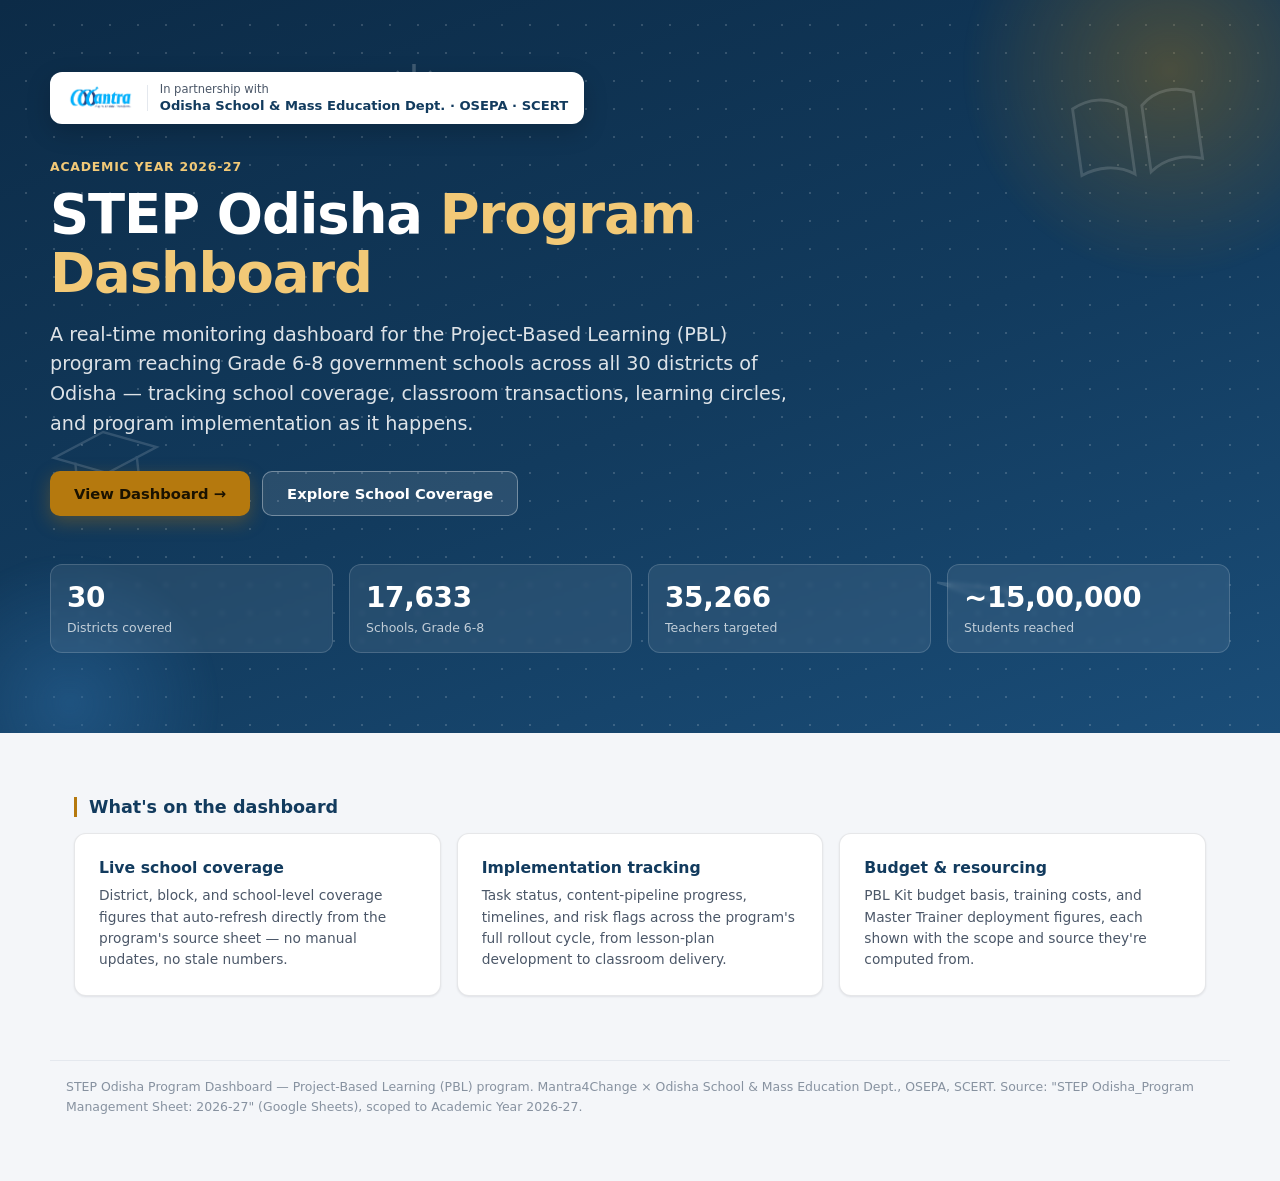
<file: index.html>
<!DOCTYPE html>
<html lang="en">
<head>
<meta charset="UTF-8">
<meta name="viewport" content="width=device-width, initial-scale=1.0">
<title>STEP Odisha — Program Dashboard</title>
<link rel="stylesheet" href="assets/theme.css">
<style>
  /* ---------- Hero ---------- */
  .hero {
    position: relative;
    background: linear-gradient(160deg, #0c2b47 0%, #123b5e 55%, #1a4d78 100%);
    color: #fff;
    overflow: hidden;
    padding: var(--sp-7) var(--sp-4) var(--sp-8);
  }
  @media (min-width: 768px)  { .hero { padding: var(--sp-8) var(--sp-5) 72px; } }
  @media (min-width: 1280px) { .hero { padding: 72px var(--sp-6) 80px; } }

  /* Decorative layer: a soft dot-grid + faint line-art book/pencil motifs.
     Pure CSS/SVG, no photographs — keeps the hero fast and license-free. */
  .hero-bg {
    position: absolute; inset: 0; pointer-events: none; overflow: hidden;
  }
  .hero-bg .dotgrid {
    position: absolute; inset: -10%; opacity: 0.16;
    background-image: radial-gradient(circle, #ffffff 1.4px, transparent 1.4px);
    background-size: 28px 28px;
  }
  .hero-bg .glow {
    position: absolute; border-radius: 50%; filter: blur(2px);
    background: radial-gradient(circle, rgba(181,121,14,0.35), transparent 70%);
  }
  .hero-bg .glow.g1 { width: 420px; height: 420px; top: -140px; right: -100px; }
  .hero-bg .glow.g2 { width: 300px; height: 300px; bottom: -120px; left: -80px;
    background: radial-gradient(circle, rgba(46,109,164,0.45), transparent 70%); }
  .hero-bg svg.motif { position: absolute; opacity: 0.14; stroke: #fff; fill: none; stroke-width: 1.4; }
  .hero-bg svg.motif.book   { width: 130px; top: 12%; right: 6%; transform: rotate(-8deg); }
  .hero-bg svg.motif.pencil { width: 90px; bottom: 18%; right: 20%; transform: rotate(18deg); }
  .hero-bg svg.motif.cap    { width: 110px; top: 58%; left: 4%; transform: rotate(-6deg); }
  .hero-bg svg.motif.spark  { width: 60px; top: 8%; left: 30%; opacity: 0.2; }

  .hero-inner { position: relative; max-width: 1180px; margin: 0 auto; }

  .brand-plate {
    display: inline-flex; align-items: center; gap: var(--sp-3);
    background: #ffffff; border-radius: 12px; padding: 10px 16px;
    box-shadow: 0 8px 24px rgba(0,0,0,0.18);
    margin-bottom: var(--sp-6);
  }
  .brand-plate img { height: 30px; display: block; }
  .brand-plate .divider { width: 1px; height: 26px; background: var(--gridline); }
  .brand-plate .partner-label { font-size: 0.72rem; color: var(--text-secondary); line-height: 1.3; }
  .brand-plate .partner-label b { display: block; color: var(--primary); font-size: 0.82rem; }

  .hero-eyebrow {
    display: inline-block; font-size: 0.78rem; font-weight: 700; letter-spacing: 0.06em;
    text-transform: uppercase; color: #f2c977; margin-bottom: var(--sp-3);
  }
  .hero h1 {
    font-size: clamp(2rem, 1.4rem + 3vw, 3.4rem);
    font-weight: 800; line-height: 1.08; letter-spacing: -0.02em;
    margin: 0 0 var(--sp-4); max-width: 20ch;
  }
  .hero h1 .accent { color: #f2c977; }
  .hero p.hero-sub {
    font-size: clamp(1rem, 0.92rem + 0.4vw, 1.2rem); line-height: 1.55;
    color: rgba(255,255,255,0.86); max-width: 62ch; margin: 0 0 var(--sp-6);
  }
  .hero-ctas { display: flex; flex-wrap: wrap; gap: var(--sp-3); margin-bottom: var(--sp-7); }
  .btn {
    display: inline-flex; align-items: center; gap: 8px; font-size: 0.92rem; font-weight: 700;
    padding: 13px 24px; border-radius: 10px; text-decoration: none; transition: transform 0.15s ease, box-shadow 0.15s ease;
    font-family: inherit;
  }
  .btn:hover { transform: translateY(-1px); }
  .btn-primary { background: var(--accent); color: #1a1200; box-shadow: 0 6px 18px rgba(181,121,14,0.35); }
  .btn-primary:hover { box-shadow: 0 8px 22px rgba(181,121,14,0.45); }
  .btn-ghost { background: rgba(255,255,255,0.10); color: #fff; border: 1px solid rgba(255,255,255,0.35); }
  .btn-ghost:hover { background: rgba(255,255,255,0.16); }

  /* ---------- Stat cards (mirrors dashboard's .tile styling) ---------- */
  .stats { display: grid; grid-template-columns: repeat(2, 1fr); gap: var(--sp-3); position: relative; z-index: 1; }
  @media (min-width: 560px)  { .stats { grid-template-columns: repeat(4, 1fr); gap: var(--sp-4); } }
  .stat-card {
    background: rgba(255,255,255,0.08); border: 1px solid rgba(255,255,255,0.16);
    border-radius: 12px; padding: var(--sp-4); backdrop-filter: blur(2px);
    transition: transform 0.18s ease, background 0.18s ease;
  }
  .stat-card:hover { transform: translateY(-2px); background: rgba(255,255,255,0.12); }
  .stat-card .val { font-size: clamp(1.3rem, 1.1rem + 0.8vw, 1.8rem); font-weight: 800; color: #fff; font-variant-numeric: tabular-nums; letter-spacing: -0.01em; }
  .stat-card .lbl { font-size: 0.78rem; color: rgba(255,255,255,0.72); margin-top: 6px; line-height: 1.35; }

  @media (prefers-reduced-motion: no-preference) {
    .stat-card { opacity: 0; animation: cardIn 0.5s ease forwards; }
    .stat-card:nth-child(1) { animation-delay: 0ms; }
    .stat-card:nth-child(2) { animation-delay: 70ms; }
    .stat-card:nth-child(3) { animation-delay: 140ms; }
    .stat-card:nth-child(4) { animation-delay: 210ms; }
  }
  @keyframes cardIn { from { opacity: 0; transform: translateY(10px); } to { opacity: 1; transform: translateY(0); } }

  /* ---------- Below-the-fold ---------- */
  .wrap { max-width: 1180px; margin: 0 auto; padding: var(--sp-7) var(--sp-4) var(--sp-8); }
  @media (min-width: 768px) { .wrap { padding: var(--sp-8) var(--sp-5) var(--sp-8); } }

  h2.sec-title {
    font-size: 1.1rem; font-weight: 700; margin: 0 0 var(--sp-4);
    padding-left: var(--sp-3); border-left: 3px solid var(--accent); color: var(--primary);
  }
  .grid3 { display: grid; grid-template-columns: 1fr; gap: var(--sp-4); }
  @media (min-width: 700px)  { .grid3 { grid-template-columns: repeat(3, 1fr); } }
  .info-card {
    background: var(--surface-1); border: 1px solid var(--border); border-radius: 12px;
    padding: var(--sp-5); box-shadow: 0 1px 2px rgba(16,24,40,0.04), 0 1px 3px rgba(16,24,40,0.05);
  }
  .info-card .t { font-size: 0.98rem; font-weight: 700; color: var(--primary); margin-bottom: var(--sp-2); }
  .info-card .d { font-size: 0.86rem; color: var(--text-secondary); line-height: 1.55; }

  footer.pagefoot {
    max-width: 1180px; margin: 0 auto; padding: var(--sp-4) var(--sp-4) var(--sp-8);
    color: var(--text-muted); font-size: 0.78rem; line-height: 1.6; border-top: 1px solid var(--gridline);
  }
</style>
</head>
<body>
<div class="viz-root">

  <section class="hero">
    <div class="hero-bg">
      <div class="dotgrid"></div>
      <div class="glow g1"></div>
      <div class="glow g2"></div>
      <svg class="motif book" viewBox="0 0 64 48"><path d="M2 6c8-4 18-4 26 3v33c-8-6-18-6-26-3V6Z"/><path d="M62 6c-8-4-18-4-26 3v33c8-6 18-6 26-3V6Z"/></svg>
      <svg class="motif pencil" viewBox="0 0 64 16"><path d="M2 12 50 2l10 4-10 6H2Z"/><path d="M50 2l6 8"/></svg>
      <svg class="motif cap" viewBox="0 0 64 40"><path d="M32 4 2 16l30 12 30-12L32 4Z"/><path d="M14 20v12c0 4 8 7 18 7s18-3 18-7V20"/></svg>
      <svg class="motif spark" viewBox="0 0 24 24"><path d="M12 2v6M12 16v6M2 12h6M16 12h6M5 5l4 4M15 15l4 4M19 5l-4 4M9 15l-4 4"/></svg>
    </div>
    <div class="hero-inner">
      <div class="brand-plate">
        <img src="assets/mantra4change-logo.png" alt="Mantra4Change" width="146" height="64" style="height:30px;width:auto;">
        <div class="divider"></div>
        <div class="partner-label">In partnership with<br><b>Odisha School &amp; Mass Education Dept. · OSEPA · SCERT</b></div>
      </div>
      <div>
        <span class="hero-eyebrow">Academic Year 2026-27</span>
        <h1>STEP Odisha <span class="accent">Program Dashboard</span></h1>
        <p class="hero-sub">
          A real-time monitoring dashboard for the Project-Based Learning (PBL) program
          reaching Grade 6-8 government schools across all 30 districts of Odisha —
          tracking school coverage, classroom transactions, learning circles, and
          program implementation as it happens.
        </p>
        <div class="hero-ctas">
          <a class="btn btn-primary" href="dashboard.html">View Dashboard &rarr;</a>
          <a class="btn btn-ghost" href="dashboard.html#district-level-school-coverage">Explore School Coverage</a>
        </div>
      </div>
      <div class="stats" id="hero-stats">
        <div class="stat-card"><div class="val">30</div><div class="lbl">Districts covered</div></div>
        <div class="stat-card"><div class="val" id="stat-schools">17,633</div><div class="lbl">Schools, Grade 6-8</div></div>
        <div class="stat-card"><div class="val">35,266</div><div class="lbl">Teachers targeted</div></div>
        <div class="stat-card"><div class="val">~15,00,000</div><div class="lbl">Students reached</div></div>
      </div>
    </div>
  </section>

  <div class="wrap">
    <h2 class="sec-title">What's on the dashboard</h2>
    <div class="grid3">
      <div class="info-card">
        <div class="t">Live school coverage</div>
        <div class="d">District, block, and school-level coverage figures that auto-refresh directly from the program's source sheet — no manual updates, no stale numbers.</div>
      </div>
      <div class="info-card">
        <div class="t">Implementation tracking</div>
        <div class="d">Task status, content-pipeline progress, timelines, and risk flags across the program's full rollout cycle, from lesson-plan development to classroom delivery.</div>
      </div>
      <div class="info-card">
        <div class="t">Budget &amp; resourcing</div>
        <div class="d">PBL Kit budget basis, training costs, and Master Trainer deployment figures, each shown with the scope and source they're computed from.</div>
      </div>
    </div>
  </div>

  <footer class="pagefoot">
    STEP Odisha Program Dashboard — Project-Based Learning (PBL) program. Mantra4Change &times; Odisha School &amp; Mass Education Dept., OSEPA, SCERT. Source: "STEP Odisha_Program Management Sheet: 2026-27" (Google Sheets), scoped to Academic Year 2026-27.
  </footer>

  <script>
  (function () {
    "use strict";
    var reduceMotion = window.matchMedia("(prefers-reduced-motion: reduce)").matches;

    function fmtNum(n) { return Number(n || 0).toLocaleString("en-IN"); }

    // Same visibility-safe count-up as the dashboard: bypasses the animation
    // (straight to final text) when reduced motion is requested or the tab
    // is hidden, since requestAnimationFrame never fires there.
    function setNumberText(el, text) {
      if (!el) return;
      var m = String(text).match(/^([^\d]*)([\d][\d,]*(?:\.\d+)?)(.*)$/);
      if (!m || reduceMotion || document.hidden) { el.textContent = text; return; }
      var prefix = m[1], suffix = m[3];
      var target = parseFloat(m[2].replace(/,/g, ""));
      var decimals = (m[2].split(".")[1] || "").length;
      var prevMatch = String(el.textContent).match(/^[^\d]*([\d][\d,]*(?:\.\d+)?)/);
      var start = prevMatch ? parseFloat(prevMatch[1].replace(/,/g, "")) : 0;
      if (!isFinite(start)) start = 0;
      if (start === target) { el.textContent = text; return; }
      var duration = 900, t0 = null, done = false;
      function finish() { if (!done) { done = true; el.textContent = text; } }
      function tick(ts) {
        if (done) return;
        if (t0 === null) t0 = ts;
        var p = Math.min(1, (ts - t0) / duration);
        var eased = 1 - Math.pow(1 - p, 3);
        var val = start + (target - start) * eased;
        el.textContent = prefix + val.toLocaleString("en-IN", { minimumFractionDigits: decimals, maximumFractionDigits: decimals }) + suffix;
        if (p < 1) requestAnimationFrame(tick); else done = true;
      }
      requestAnimationFrame(tick);
      setTimeout(finish, duration + 150);
    }

    // Keeps the hero's "Schools" stat pinned to the same live "S&ME School"
    // Grade 6-8 count as the dashboard, instead of a number that can drift
    // out of sync. Falls back to the static value already in the markup.
    fetch("data/schools.json", { cache: "no-cache" })
      .then(function (res) { if (!res.ok) throw new Error("HTTP " + res.status); return res.json(); })
      .then(function (data) {
        setNumberText(document.getElementById("stat-schools"), fmtNum(data.meta.qualifying));
      })
      .catch(function () { /* static fallback in the markup stands */ });
  })();
  </script>

</div>
</body>
</html>
</file>
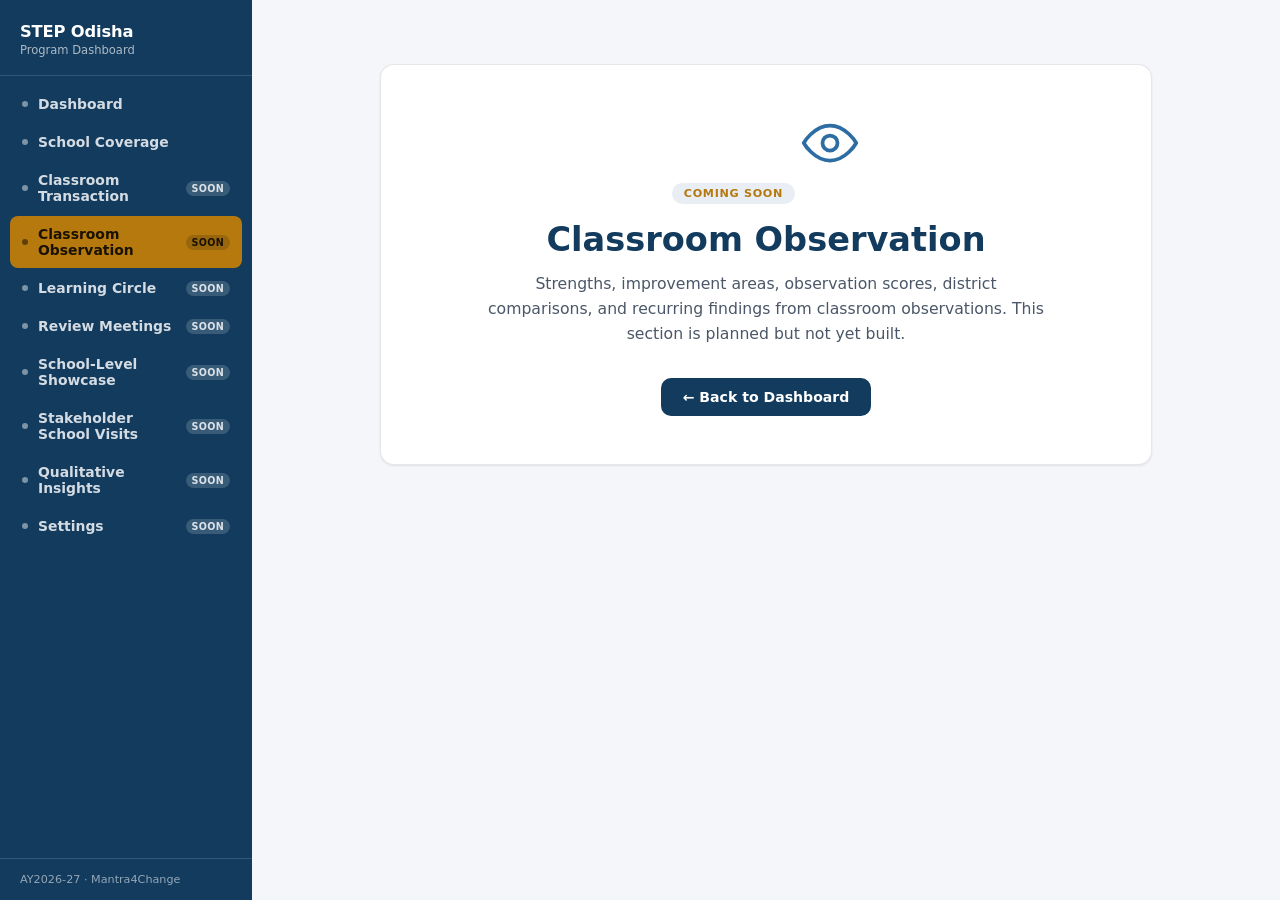
<file: classroom-observation.html>
<!DOCTYPE html>
<html lang="en">
<head>
<meta charset="UTF-8">
<meta name="viewport" content="width=device-width, initial-scale=1.0">
<title>Classroom Observation — STEP Odisha</title>
<link rel="stylesheet" href="assets/theme.css">
<link rel="stylesheet" href="assets/nav.css">
<style>
  .wrap { max-width: 820px; margin: 0 auto; padding: var(--sp-7) var(--sp-4) var(--sp-8); }
  @media (min-width: 768px) { .wrap { padding: var(--sp-8) var(--sp-5) var(--sp-8); } }
  .placeholder-card {
    background: var(--surface-1); border: 1px solid var(--border); border-radius: 14px;
    padding: var(--sp-7) var(--sp-6); text-align: center;
    box-shadow: 0 1px 2px rgba(16,24,40,0.04), 0 1px 3px rgba(16,24,40,0.05);
  }
  .placeholder-card .icon {
    width: 60px; height: 60px; margin: 0 auto var(--sp-5); color: var(--primary-tint);
  }
  .placeholder-card .eyebrow {
    display: inline-block; font-size: 0.7rem; font-weight: 700; letter-spacing: 0.06em; text-transform: uppercase;
    color: var(--accent); background: var(--primary-soft); padding: 4px 12px; border-radius: 999px; margin-bottom: var(--sp-4);
  }
  .placeholder-card h1 { font-size: clamp(1.5rem, 1.2rem + 1.2vw, 2.1rem); color: var(--primary); margin: 0 0 var(--sp-3); font-weight: 800; }
  .placeholder-card p { color: var(--text-secondary); font-size: 0.98rem; line-height: 1.6; max-width: 56ch; margin: 0 auto var(--sp-6); }
  .btn-back {
    display: inline-flex; align-items: center; gap: 8px; font-size: 0.88rem; font-weight: 700;
    color: #fff; background: var(--primary); padding: 11px 22px; border-radius: 10px; text-decoration: none;
  }
  .btn-back:hover { background: var(--primary-tint); }
</style>
</head>
<body>
<div class="viz-root">
<div class="app-shell">
<div id="app-nav"></div>
<div class="app-main">
<div class="wrap">
  <div class="placeholder-card">
    <span class="eyebrow">Coming soon</span>
    <svg class="icon" viewBox="0 0 24 24" fill="none" stroke="currentColor" stroke-width="1.5" stroke-linecap="round" stroke-linejoin="round"><path d="M1.5 12S5.5 5 12 5s10.5 7 10.5 7-4 7-10.5 7-10.5-7-10.5-7Z"></path><circle cx="12" cy="12" r="3"></circle></svg>
    <h1>Classroom Observation</h1>
    <p>Strengths, improvement areas, observation scores, district comparisons, and recurring findings from classroom observations. This section is planned but not yet built.</p>
    <a class="btn-back" href="dashboard.html">&larr; Back to Dashboard</a>
  </div>
</div>
</div>
</div>
</div>
<script src="assets/nav.js"></script>
</body>
</html>
</file>
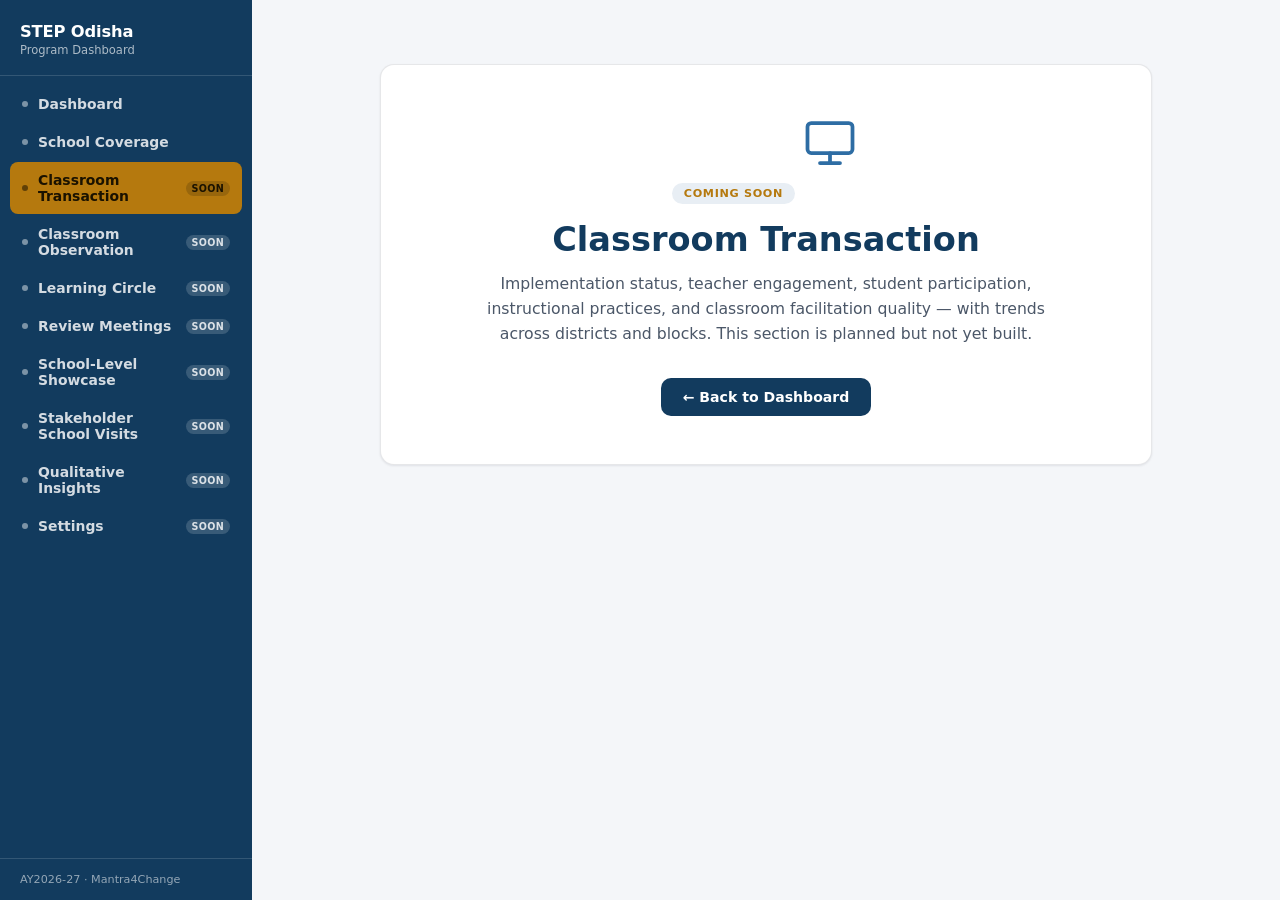
<file: classroom-transaction.html>
<!DOCTYPE html>
<html lang="en">
<head>
<meta charset="UTF-8">
<meta name="viewport" content="width=device-width, initial-scale=1.0">
<title>Classroom Transaction — STEP Odisha</title>
<link rel="stylesheet" href="assets/theme.css">
<link rel="stylesheet" href="assets/nav.css">
<style>
  .wrap { max-width: 820px; margin: 0 auto; padding: var(--sp-7) var(--sp-4) var(--sp-8); }
  @media (min-width: 768px) { .wrap { padding: var(--sp-8) var(--sp-5) var(--sp-8); } }
  .placeholder-card {
    background: var(--surface-1); border: 1px solid var(--border); border-radius: 14px;
    padding: var(--sp-7) var(--sp-6); text-align: center;
    box-shadow: 0 1px 2px rgba(16,24,40,0.04), 0 1px 3px rgba(16,24,40,0.05);
  }
  .placeholder-card .icon {
    width: 60px; height: 60px; margin: 0 auto var(--sp-5); color: var(--primary-tint);
  }
  .placeholder-card .eyebrow {
    display: inline-block; font-size: 0.7rem; font-weight: 700; letter-spacing: 0.06em; text-transform: uppercase;
    color: var(--accent); background: var(--primary-soft); padding: 4px 12px; border-radius: 999px; margin-bottom: var(--sp-4);
  }
  .placeholder-card h1 { font-size: clamp(1.5rem, 1.2rem + 1.2vw, 2.1rem); color: var(--primary); margin: 0 0 var(--sp-3); font-weight: 800; }
  .placeholder-card p { color: var(--text-secondary); font-size: 0.98rem; line-height: 1.6; max-width: 56ch; margin: 0 auto var(--sp-6); }
  .btn-back {
    display: inline-flex; align-items: center; gap: 8px; font-size: 0.88rem; font-weight: 700;
    color: #fff; background: var(--primary); padding: 11px 22px; border-radius: 10px; text-decoration: none;
  }
  .btn-back:hover { background: var(--primary-tint); }
</style>
</head>
<body>
<div class="viz-root">
<div class="app-shell">
<div id="app-nav"></div>
<div class="app-main">
<div class="wrap">
  <div class="placeholder-card">
    <span class="eyebrow">Coming soon</span>
    <svg class="icon" viewBox="0 0 24 24" fill="none" stroke="currentColor" stroke-width="1.5" stroke-linecap="round" stroke-linejoin="round"><rect x="3" y="4" width="18" height="12" rx="1.5"></rect><path d="M8 20h8M12 16v4"></path></svg>
    <h1>Classroom Transaction</h1>
    <p>Implementation status, teacher engagement, student participation, instructional practices, and classroom facilitation quality — with trends across districts and blocks. This section is planned but not yet built.</p>
    <a class="btn-back" href="dashboard.html">&larr; Back to Dashboard</a>
  </div>
</div>
</div>
</div>
</div>
<script src="assets/nav.js"></script>
</body>
</html>
</file>
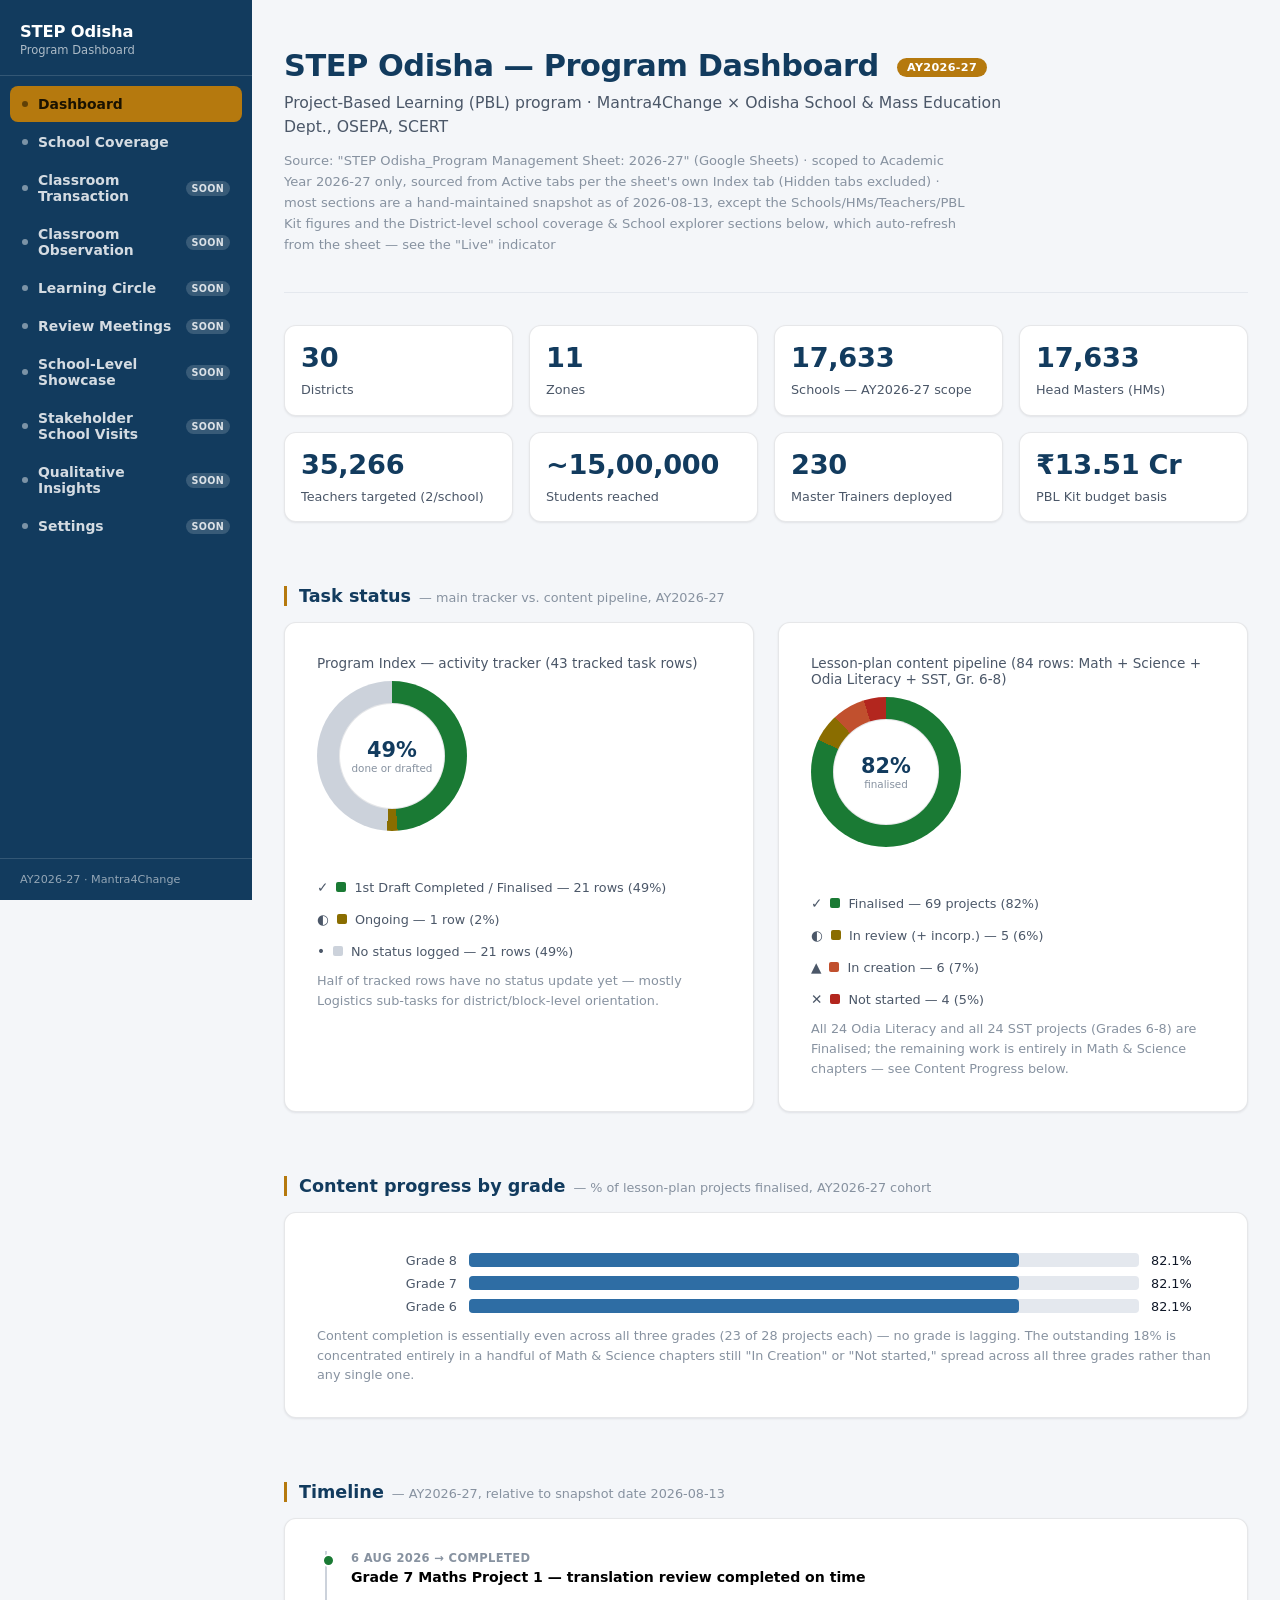
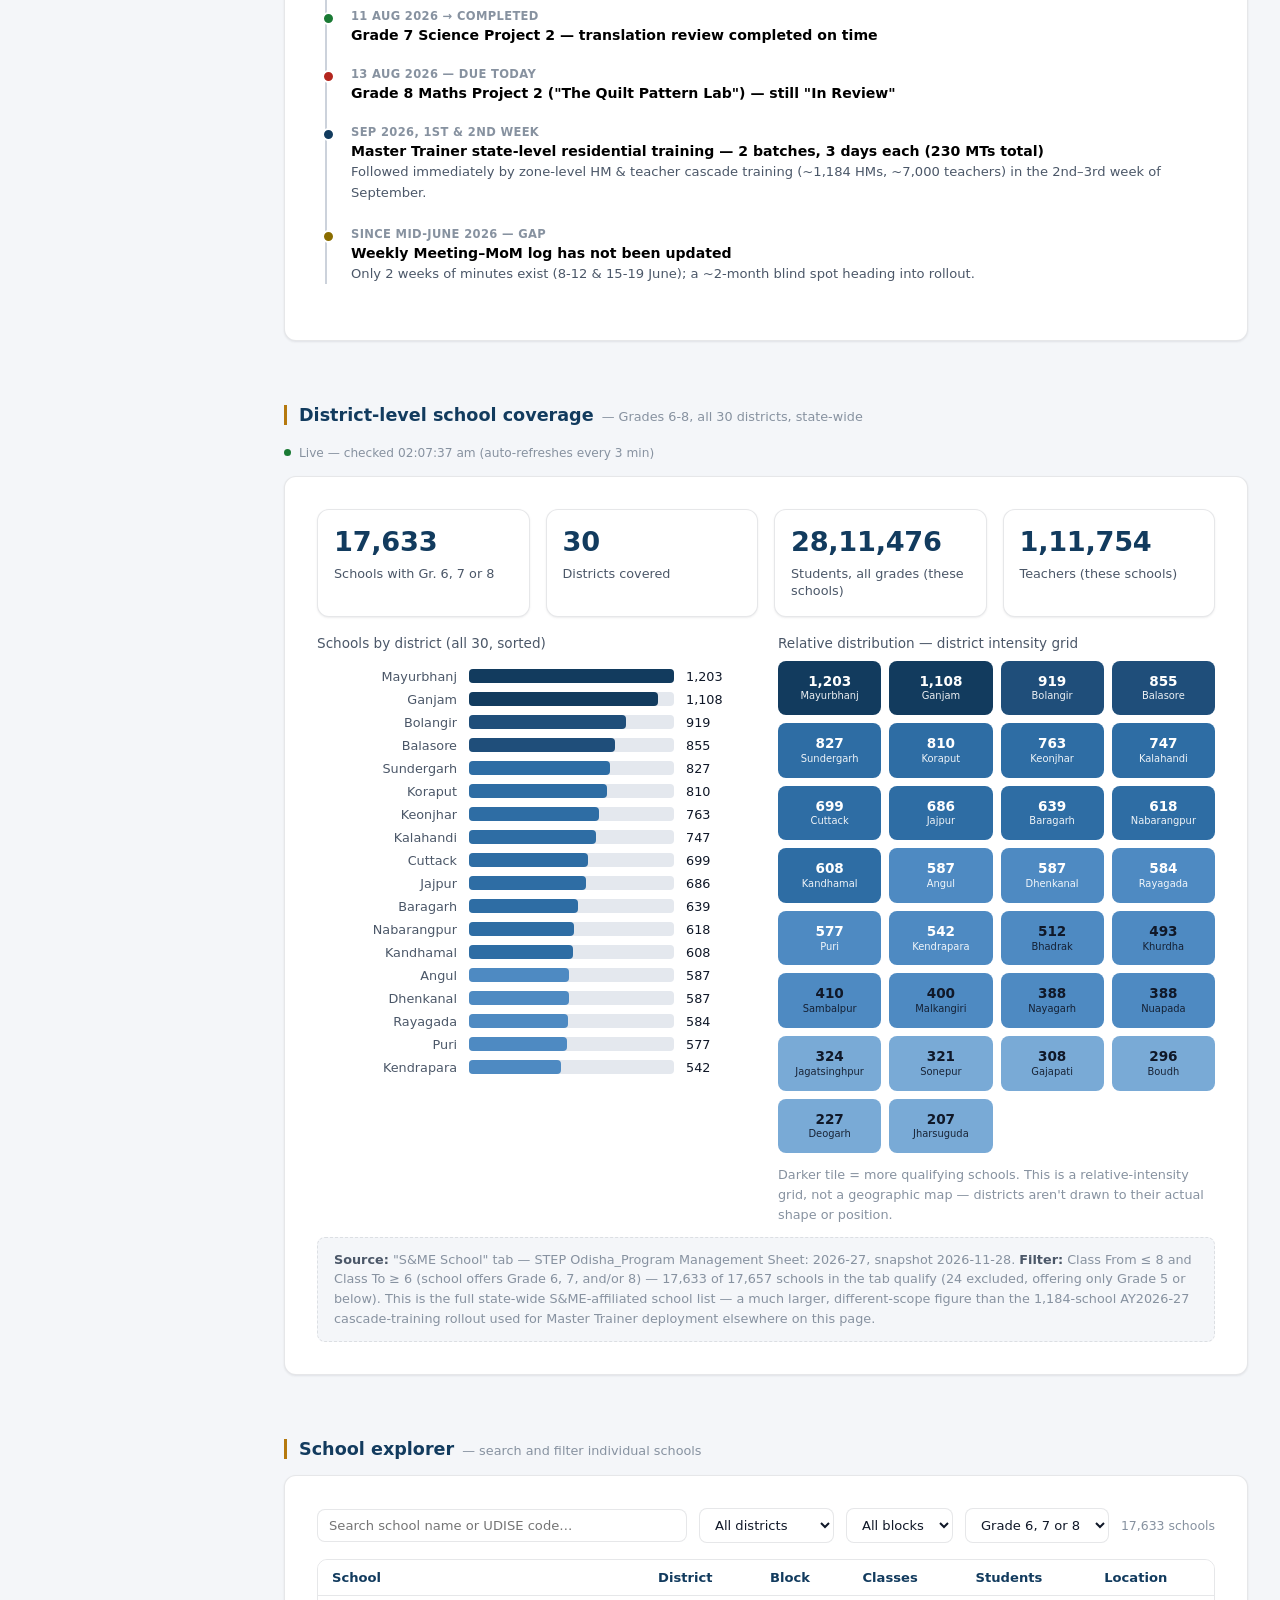
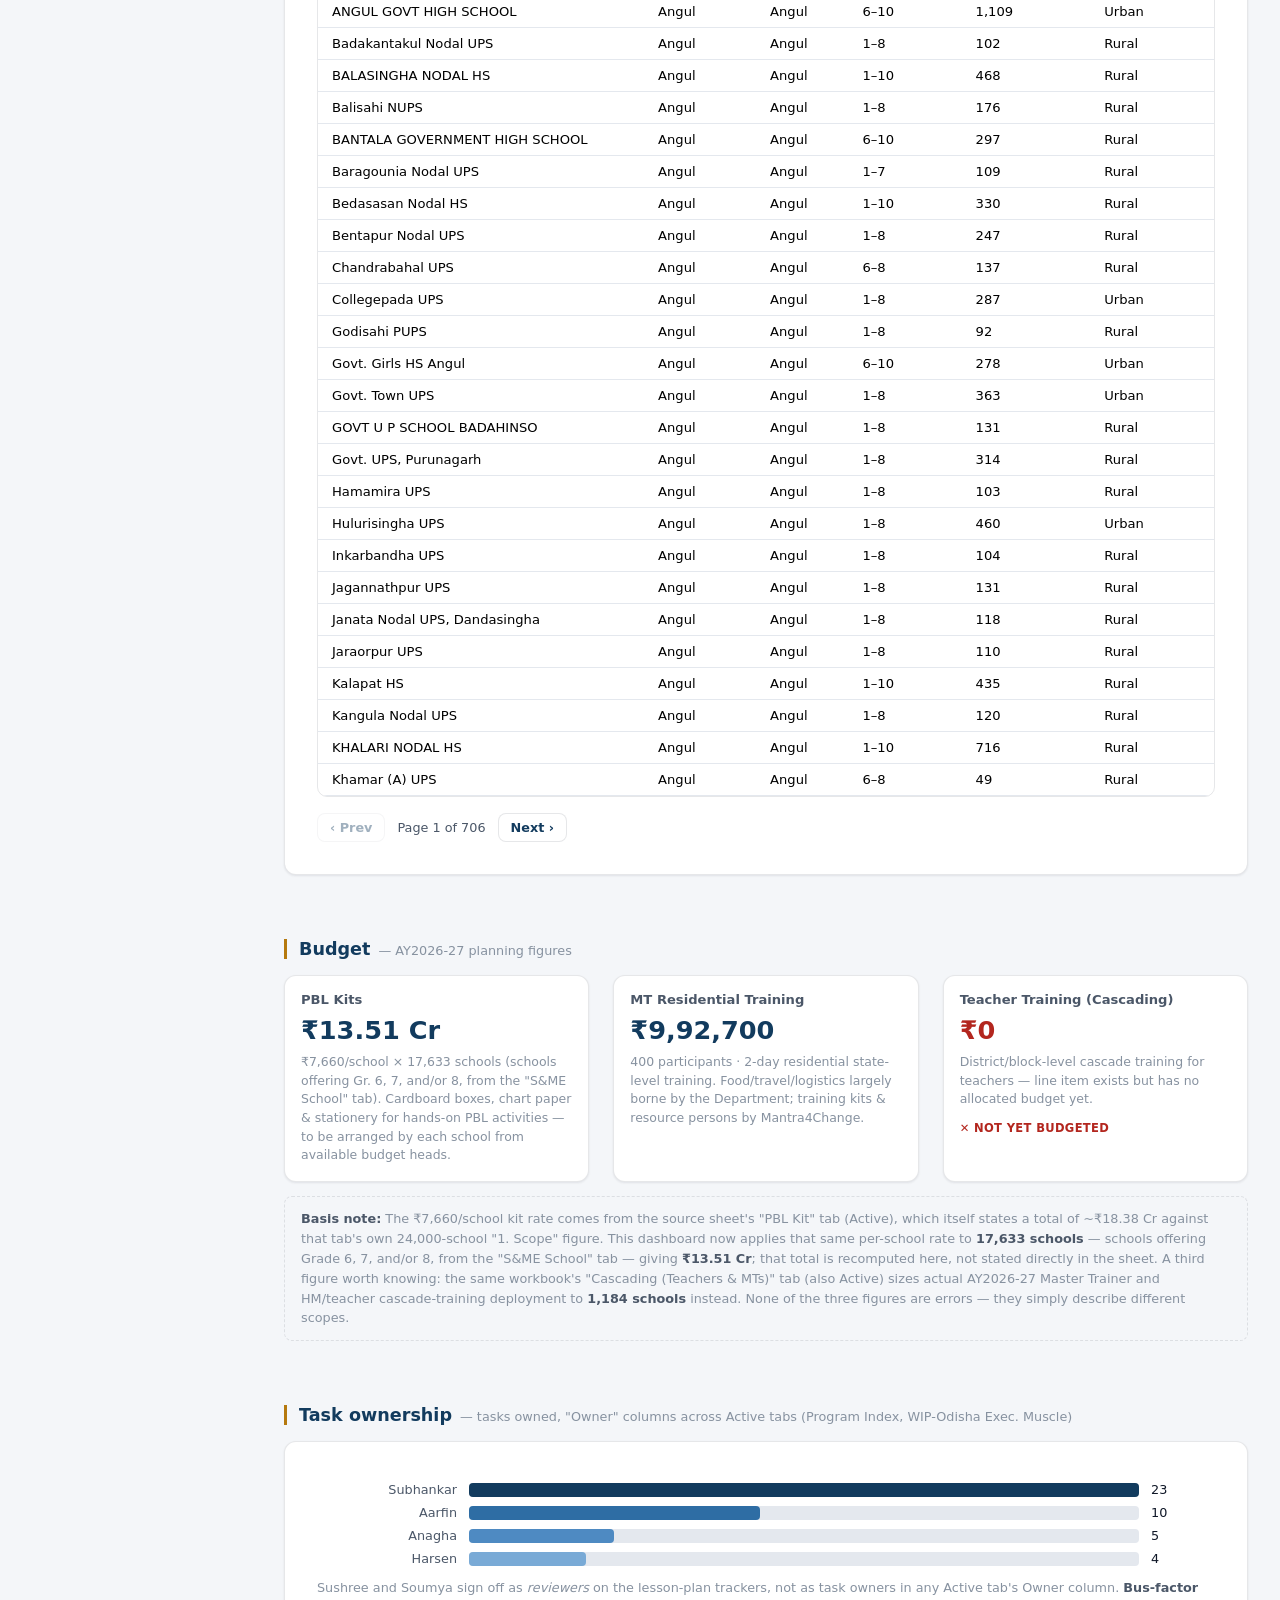
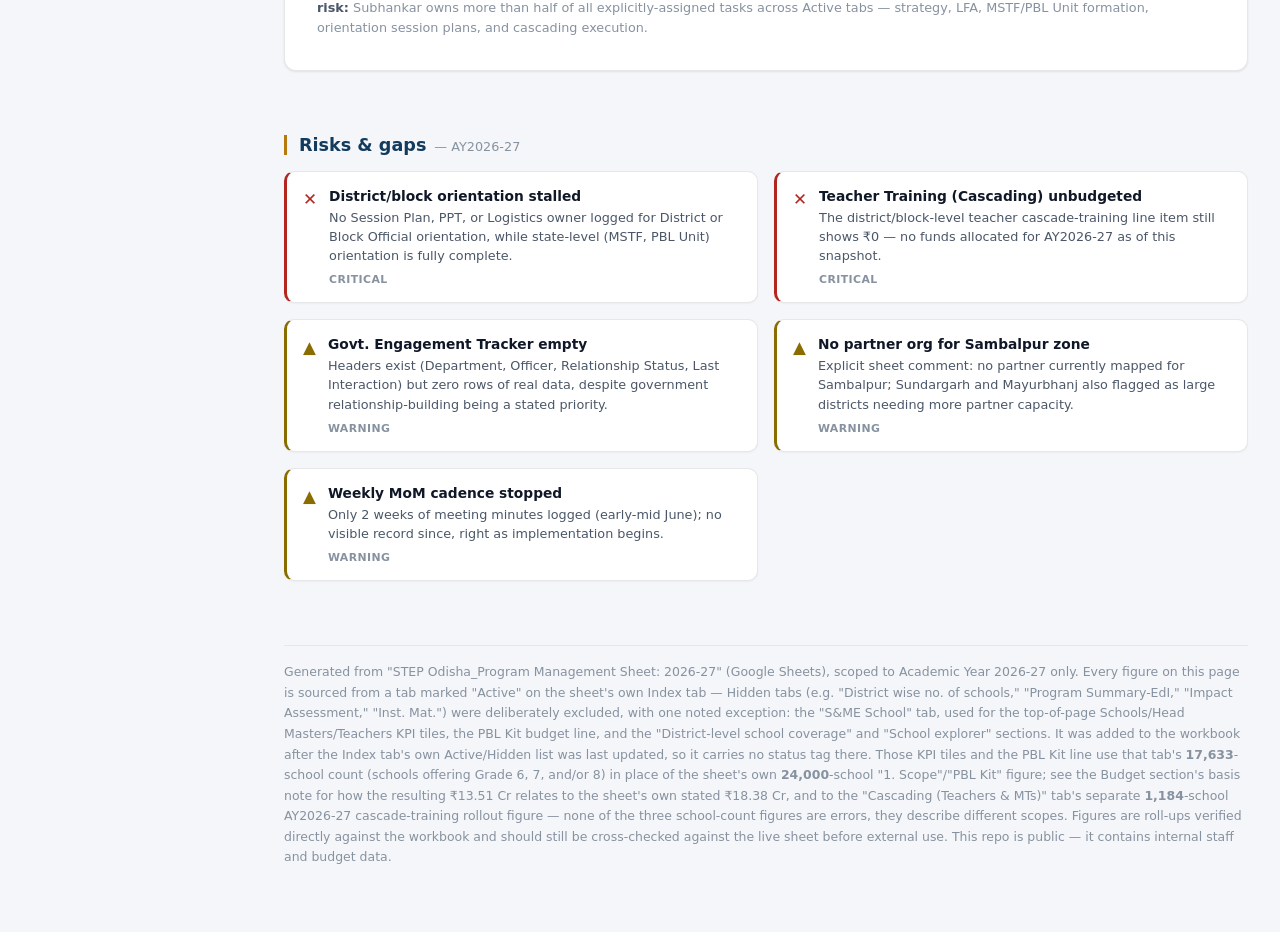
<file: dashboard.html>
<!DOCTYPE html>
<html lang="en">
<head>
<meta charset="UTF-8">
<meta name="viewport" content="width=device-width, initial-scale=1.0">
<title>STEP Odisha — AY2026-27 Program Dashboard</title>
<link rel="stylesheet" href="assets/theme.css">
<link rel="stylesheet" href="assets/nav.css">
<style>

  .wrap { max-width: 1240px; margin: 0 auto; padding: var(--sp-6) var(--sp-4) var(--sp-8); }
  @media (min-width: 768px)  { .wrap { padding: var(--sp-7) var(--sp-5) var(--sp-8); } }
  @media (min-width: 1280px) { .wrap { padding: var(--sp-7) var(--sp-6) var(--sp-8); } }

  header.top { margin-bottom: var(--sp-6); padding-bottom: var(--sp-5); border-bottom: 1px solid var(--gridline); }
  header.top h1 {
    font-size: clamp(1.4rem, 1.1rem + 1.2vw, 1.9rem);
    font-weight: 700; margin: 0 0 var(--sp-2); letter-spacing: -0.015em; color: var(--primary);
  }
  header.top p.sub { color: var(--text-secondary); margin: 0; font-size: 0.98rem; line-height: 1.5; max-width: 72ch; }
  header.top .asof { color: var(--text-muted); font-size: 0.82rem; margin-top: var(--sp-3); line-height: 1.6; max-width: 82ch; }
  .badge {
    display: inline-block; background: var(--accent); color: #fff; font-size: 0.7rem; font-weight: 700;
    padding: 3px 10px; border-radius: 999px; margin-left: var(--sp-2); vertical-align: middle; letter-spacing: 0.03em;
  }

  section { margin-bottom: var(--sp-7); }
  @media (min-width: 768px) { section { margin-bottom: var(--sp-8); } }
  h2.sec-title {
    font-size: 1.1rem;
    font-weight: 700;
    margin: 0 0 var(--sp-4);
    padding-left: var(--sp-3);
    border-left: 3px solid var(--accent);
    color: var(--primary);
    display: flex; align-items: baseline; gap: var(--sp-2); flex-wrap: wrap;
  }
  h2.sec-title .hint { font-size: 0.8rem; color: var(--text-muted); font-weight: 400; }

  .card {
    background: var(--surface-1);
    border: 1px solid var(--border);
    border-radius: 12px;
    padding: var(--sp-5);
    box-shadow: 0 1px 2px rgba(16,24,40,0.04), 0 1px 3px rgba(16,24,40,0.05);
  }
  @media (min-width: 768px) { .card { padding: var(--sp-6); } }

  /* Stat tiles (KPI cards) */
  .tiles { display: grid; grid-template-columns: repeat(2, 1fr); gap: var(--sp-3); }
  @media (min-width: 560px)  { .tiles { grid-template-columns: repeat(3, 1fr); gap: var(--sp-4); } }
  @media (min-width: 1024px) { .tiles { grid-template-columns: repeat(4, 1fr); } }
  .tile {
    background: var(--surface-1); border: 1px solid var(--border); border-radius: 12px;
    padding: var(--sp-4) var(--sp-4); position: relative; overflow: hidden;
    box-shadow: 0 1px 2px rgba(16,24,40,0.04), 0 1px 3px rgba(16,24,40,0.05);
    transition: transform 0.18s ease, box-shadow 0.18s ease;
  }
  .tile::before {
    content: ""; position: absolute; top: 0; left: 0; right: 0; height: 3px;
    background: var(--accent); transform: scaleX(0); transform-origin: left; transition: transform 0.25s ease;
  }
  .tile:hover { transform: translateY(-2px); box-shadow: 0 4px 12px rgba(16,24,40,0.08), 0 1px 3px rgba(16,24,40,0.06); }
  .tile:hover::before { transform: scaleX(1); }
  /* Scaled per breakpoint, not fluid vw: long Indian-format figures (e.g.
     "28,11,476") have no break opportunity, so a size that doesn't fit the
     column width at a given breakpoint overflows the card rather than wrapping. */
  .tile .val { font-size: 1.15rem; font-weight: 700; line-height: 1.15; color: var(--primary); font-variant-numeric: tabular-nums; letter-spacing: -0.01em; overflow-wrap: anywhere; }
  @media (min-width: 480px)  { .tile .val { font-size: 1.35rem; } }
  @media (min-width: 768px)  { .tile .val { font-size: 1.55rem; } }
  @media (min-width: 1024px) { .tile .val { font-size: 1.7rem; } }
  .tile .lbl { color: var(--text-secondary); font-size: 0.8rem; margin-top: var(--sp-2); line-height: 1.35; }
  .tile .flag { color: var(--status-critical); font-size: 0.72rem; margin-top: var(--sp-1); font-weight: 600; }

  @media (prefers-reduced-motion: no-preference) {
    .tile { opacity: 0; animation: tileIn 0.5s ease forwards; }
    .tile:nth-child(1) { animation-delay: 0ms; }
    .tile:nth-child(2) { animation-delay: 55ms; }
    .tile:nth-child(3) { animation-delay: 110ms; }
    .tile:nth-child(4) { animation-delay: 165ms; }
    .tile:nth-child(5) { animation-delay: 220ms; }
    .tile:nth-child(6) { animation-delay: 275ms; }
    .tile:nth-child(7) { animation-delay: 330ms; }
    .tile:nth-child(8) { animation-delay: 385ms; }
  }
  @keyframes tileIn { from { opacity: 0; transform: translateY(8px); } to { opacity: 1; transform: translateY(0); } }

  /* two/three-col grids for chart cards */
  .grid2 { display: grid; grid-template-columns: 1fr; gap: var(--sp-4); }
  @media (min-width: 768px) { .grid2 { grid-template-columns: 1fr 1fr; gap: var(--sp-5); } }
  .grid3 { display: grid; grid-template-columns: 1fr; gap: var(--sp-4); }
  @media (min-width: 768px)  { .grid3 { grid-template-columns: repeat(2, 1fr); gap: var(--sp-5); } }
  @media (min-width: 1280px) { .grid3 { grid-template-columns: repeat(3, 1fr); } }

  /* Bar chart (css-based, horizontal) */
  .barchart .row { display: grid; grid-template-columns: 96px 1fr 56px; align-items: center; gap: var(--sp-2); margin: var(--sp-2) 0; }
  @media (min-width: 480px) { .barchart .row { grid-template-columns: 140px 1fr 64px; gap: var(--sp-3); } }
  .barchart .row .name { font-size: 0.8rem; color: var(--text-secondary); text-align: right; white-space: nowrap; overflow: hidden; text-overflow: ellipsis; }
  .barchart .row .track { background: var(--gridline); border-radius: 4px; height: 14px; position: relative; }
  .barchart .row .fill { height: 14px; border-radius: 4px; position: relative; transition: filter 0.15s ease, transform 0.15s ease; }
  .barchart .row .fill:hover { filter: brightness(1.1); }
  .barchart .row .value { font-size: 0.8rem; color: var(--text-primary); font-variant-numeric: tabular-nums; }
  .barchart .row .fill[title] { cursor: default; }

  /* legend */
  .legend { display: flex; flex-wrap: wrap; gap: var(--sp-4); margin-top: var(--sp-4); font-size: 0.8rem; color: var(--text-secondary); }
  .legend .item { display: flex; align-items: center; gap: var(--sp-2); }
  .legend .swatch { width: 10px; height: 10px; border-radius: 2px; flex: none; }
  .legend .icon { font-size: 0.85rem; }

  /* donut via conic-gradient, with a hover tooltip driven by scripts/donut segment data */
  .donut-wrap { display: flex; align-items: center; gap: var(--sp-6); flex-wrap: wrap; }
  .donut { width: 150px; height: 150px; border-radius: 50%; flex: none; position: relative; cursor: pointer; transition: transform 0.2s ease, filter 0.2s ease; }
  .donut:hover { transform: scale(1.035); filter: brightness(1.04); }
  .donut .hole {
    position: absolute; inset: 22px; border-radius: 50%; background: var(--surface-1);
    display: flex; flex-direction: column; align-items: center; justify-content: center;
    box-shadow: inset 0 0 0 1px var(--border);
  }
  .donut .hole .n { font-size: 1.3rem; font-weight: 700; font-variant-numeric: tabular-nums; color: var(--primary); }
  .donut .hole .t { font-size: 0.65rem; color: var(--text-muted); text-align: center; }
  .donut-tip {
    position: fixed; pointer-events: none; z-index: 50; background: var(--primary); color: #fff;
    font-size: 0.76rem; line-height: 1.4; padding: 6px 10px; border-radius: 8px; max-width: 240px;
    box-shadow: 0 4px 14px rgba(16,24,40,0.22); opacity: 0; transform: translateY(2px);
    transition: opacity 0.12s ease, transform 0.12s ease;
  }
  .donut-tip.show { opacity: 1; transform: translateY(0); }
  .donut-tip b { font-variant-numeric: tabular-nums; }

  .note { font-size: 0.8rem; color: var(--text-muted); margin-top: var(--sp-3); line-height: 1.55; }
  .note b { color: var(--text-secondary); }
  .note.callout { background: var(--page-plane); border: 1px dashed var(--border); border-radius: 8px; padding: var(--sp-3) var(--sp-4); }

  /* budget cards */
  .budget-card {
    background: var(--surface-1); border: 1px solid var(--border); border-radius: 12px; padding: var(--sp-4);
    box-shadow: 0 1px 2px rgba(16,24,40,0.04), 0 1px 3px rgba(16,24,40,0.05);
  }
  .budget-card .t { font-size: 0.82rem; color: var(--text-secondary); margin-bottom: var(--sp-2); font-weight: 600; }
  .budget-card .v { font-size: 1.6rem; font-weight: 700; font-variant-numeric: tabular-nums; color: var(--primary); }
  .budget-card .v.critical { color: var(--status-critical); }
  .budget-card .d { font-size: 0.78rem; color: var(--text-muted); margin-top: var(--sp-2); line-height: 1.5; }
  .budget-card .flagrow { display:flex; align-items:center; gap: var(--sp-2); margin-top: var(--sp-3); font-size: 0.72rem; color: var(--status-critical); font-weight: 700; text-transform: uppercase; letter-spacing: 0.03em; }

  .live-status {
    display: inline-flex; align-items: center; gap: var(--sp-2); font-size: 0.76rem; color: var(--text-muted);
    margin: 0 0 var(--sp-4);
  }
  .live-status .dot { width: 7px; height: 7px; border-radius: 50%; background: var(--status-neutral); flex: none; }
  .live-status.live .dot { background: var(--status-good); }
  .live-status.stale .dot { background: var(--status-warning); }
  .live-status.error .dot { background: var(--status-critical); }

  /* district heat grid (relative-intensity view, not a geographic map) */
  .heatgrid { display: grid; grid-template-columns: repeat(auto-fill, minmax(88px, 1fr)); gap: var(--sp-2); }
  .heatgrid .cell { border-radius: 8px; padding: var(--sp-3) var(--sp-2); text-align: center; line-height: 1.3; transition: transform 0.15s ease; }
  .heatgrid .cell:hover { transform: translateY(-1px) scale(1.03); }
  .heatgrid .cell .n { font-weight: 700; font-size: 0.85rem; font-variant-numeric: tabular-nums; }
  .heatgrid .cell .t { font-size: 0.62rem; opacity: 0.92; white-space: nowrap; overflow: hidden; text-overflow: ellipsis; }

  /* school explorer: filters, table, pager */
  .filters-row { display: flex; flex-wrap: wrap; gap: var(--sp-3); margin-bottom: var(--sp-4); align-items: center; }
  .filters-row input[type="search"], .filters-row select {
    background: var(--surface-1); border: 1px solid var(--border); border-radius: 8px;
    padding: 8px 11px; font-size: 0.82rem; color: var(--text-primary); font-family: inherit;
  }
  .filters-row input[type="search"]:focus, .filters-row select:focus {
    outline: none; border-color: var(--primary-tint); box-shadow: 0 0 0 3px var(--primary-soft);
  }
  .filters-row input[type="search"] { flex: 1 1 220px; min-width: 160px; }
  .filters-count { font-size: 0.78rem; color: var(--text-muted); margin-left: auto; white-space: nowrap; }

  .table-wrap { overflow-x: auto; border: 1px solid var(--border); border-radius: 10px; }
  table.dc-table { width: 100%; border-collapse: collapse; font-size: 0.82rem; min-width: 640px; }
  table.dc-table th {
    text-align: left; padding: 10px 14px; border-bottom: 1px solid var(--border);
    color: var(--primary); font-weight: 700; white-space: nowrap; position: sticky; top: 0; background: var(--surface-1);
  }
  table.dc-table td {
    padding: 8px 14px; border-bottom: 1px solid var(--gridline);
    white-space: nowrap; overflow: hidden; text-overflow: ellipsis; max-width: 240px;
  }
  table.dc-table tbody tr:hover { background: var(--primary-soft); }

  .pager { display: flex; align-items: center; gap: var(--sp-3); margin-top: var(--sp-4); font-size: 0.8rem; color: var(--text-secondary); }
  .pager button {
    background: var(--surface-1); border: 1px solid var(--border); border-radius: 8px;
    padding: 6px 12px; cursor: pointer; color: var(--primary); font-weight: 600; font-size: 0.8rem; font-family: inherit;
    transition: background 0.15s ease, border-color 0.15s ease;
  }
  .pager button:disabled { opacity: 0.4; cursor: default; }
  .pager button:hover:not(:disabled) { background: var(--primary-soft); border-color: var(--primary-tint); }

  /* risk cards */
  .risks { display: grid; grid-template-columns: 1fr; gap: var(--sp-3); }
  @media (min-width: 768px) { .risks { grid-template-columns: repeat(2, 1fr); gap: var(--sp-4); } }
  .risk {
    background: var(--surface-1); border: 1px solid var(--border); border-left: 3px solid var(--status-neutral);
    border-radius: 10px; padding: var(--sp-4); display: flex; gap: var(--sp-3);
    box-shadow: 0 1px 2px rgba(16,24,40,0.04);
  }
  .risk:has(.ic.critical) { border-left-color: var(--status-critical); }
  .risk:has(.ic.warning)  { border-left-color: var(--status-warning); }
  .risk .ic { flex: none; font-size: 1.05rem; line-height: 1.4; }
  .risk .ic.critical { color: var(--status-critical); }
  .risk .ic.warning { color: var(--status-warning); }
  .risk .body .t { font-size: 0.86rem; font-weight: 700; margin-bottom: var(--sp-1); color: var(--text-primary); }
  .risk .body .d { font-size: 0.8rem; color: var(--text-secondary); line-height: 1.5; }
  .risk .body .lvl { font-size: 0.68rem; color: var(--text-muted); text-transform: uppercase; letter-spacing: 0.04em; margin-top: var(--sp-2); font-weight: 600; }

  /* timeline */
  .tl { border-left: 2px solid var(--baseline); margin-left: var(--sp-2); padding-left: var(--sp-5); }
  .tl .ev { position: relative; margin-bottom: var(--sp-5); }
  .tl .ev::before { content: ""; position: absolute; left: -29px; top: 3px; width: 9px; height: 9px; border-radius: 50%; background: var(--primary); border: 2px solid var(--surface-1); }
  .tl .ev.due::before { background: var(--status-critical); }
  .tl .ev.done::before { background: var(--status-good); }
  .tl .ev.gap::before { background: var(--status-warning); }
  .tl .ev .d { font-size: 0.72rem; color: var(--text-muted); text-transform: uppercase; letter-spacing: 0.03em; font-weight: 600; }
  .tl .ev .t { font-size: 0.88rem; font-weight: 700; margin: var(--sp-1) 0 3px; }
  .tl .ev .x { font-size: 0.82rem; color: var(--text-secondary); line-height: 1.55; }

  footer.pagefoot { margin-top: var(--sp-7); padding-top: var(--sp-4); border-top: 1px solid var(--gridline); color: var(--text-muted); font-size: 0.78rem; line-height: 1.65; }
</style>
</head>
<body>
<div class="viz-root">
<div class="app-shell">
<div id="app-nav"></div>
<div class="app-main">
<div class="wrap">

  <header class="top">
    <h1>STEP Odisha — Program Dashboard <span class="badge">AY2026-27</span></h1>
    <p class="sub">Project-Based Learning (PBL) program · Mantra4Change × Odisha School &amp; Mass Education Dept., OSEPA, SCERT</p>
    <p class="asof">Source: "STEP Odisha_Program Management Sheet: 2026-27" (Google Sheets) · scoped to Academic Year 2026-27 only, sourced from Active tabs per the sheet's own Index tab (Hidden tabs excluded) · most sections are a hand-maintained snapshot as of 2026-08-13, except the Schools/HMs/Teachers/PBL Kit figures and the District-level school coverage &amp; School explorer sections below, which auto-refresh from the sheet — see the "Live" indicator</p>
  </header>

  <section>
    <div class="tiles">
      <div class="tile"><div class="val">30</div><div class="lbl">Districts</div></div>
      <div class="tile"><div class="val">11</div><div class="lbl">Zones</div></div>
      <div class="tile"><div class="val" id="top-schools">17,633</div><div class="lbl">Schools — AY2026-27 scope</div></div>
      <div class="tile"><div class="val" id="top-hms">17,633</div><div class="lbl">Head Masters (HMs)</div></div>
      <div class="tile"><div class="val" id="top-teachers">35,266</div><div class="lbl">Teachers targeted (2/school)</div></div>
      <div class="tile"><div class="val">~15,00,000</div><div class="lbl">Students reached</div></div>
      <div class="tile"><div class="val">230</div><div class="lbl">Master Trainers deployed</div></div>
      <div class="tile"><div class="val" id="top-pblkit">₹13.51 Cr</div><div class="lbl">PBL Kit budget basis</div></div>
    </div>
  </section>

  <section>
    <h2 class="sec-title">Task status <span class="hint">— main tracker vs. content pipeline, AY2026-27</span></h2>
    <div class="grid2">

      <div class="card">
        <div style="font-size:0.85rem;color:var(--text-secondary);margin-bottom:10px;">Program Index — activity tracker (43 tracked task rows)</div>
        <div class="donut-wrap">
          <div class="donut" tabindex="0" style="background: conic-gradient(var(--status-good) 0% 48.8%, var(--status-warning) 48.8% 51.1%, var(--status-neutral) 51.1% 100%);"
            data-segments='[{"from":0,"to":48.8,"color":"var(--status-good)","label":"1st Draft Completed / Finalised","value":"21 rows (49%)"},{"from":48.8,"to":51.1,"color":"var(--status-warning)","label":"Ongoing","value":"1 row (2%)"},{"from":51.1,"to":100,"color":"var(--status-neutral)","label":"No status logged","value":"21 rows (49%)"}]'>
            <div class="hole"><div class="n">49%</div><div class="t">done or drafted</div></div>
          </div>
          <div class="legend" style="flex-direction:column;align-items:flex-start;">
            <div class="item"><span class="icon">✓</span><span class="swatch" style="background:var(--status-good)"></span>1st Draft Completed / Finalised — 21 rows (49%)</div>
            <div class="item"><span class="icon">◐</span><span class="swatch" style="background:var(--status-warning)"></span>Ongoing — 1 row (2%)</div>
            <div class="item"><span class="icon">•</span><span class="swatch" style="background:var(--status-neutral)"></span>No status logged — 21 rows (49%)</div>
          </div>
        </div>
        <div class="note">Half of tracked rows have no status update yet — mostly Logistics sub-tasks for district/block-level orientation.</div>
      </div>

      <div class="card">
        <div style="font-size:0.85rem;color:var(--text-secondary);margin-bottom:10px;">Lesson-plan content pipeline (84 rows: Math + Science + Odia Literacy + SST, Gr. 6-8)</div>
        <div class="donut-wrap">
          <div class="donut" tabindex="0" style="background: conic-gradient(var(--status-good) 0% 82.1%, var(--status-warning) 82.1% 88.1%, var(--status-serious) 88.1% 95.2%, var(--status-critical) 95.2% 100%);"
            data-segments='[{"from":0,"to":82.1,"color":"var(--status-good)","label":"Finalised","value":"69 projects (82%)"},{"from":82.1,"to":88.1,"color":"var(--status-warning)","label":"In review (+ incorp.)","value":"5 (6%)"},{"from":88.1,"to":95.2,"color":"var(--status-serious)","label":"In creation","value":"6 (7%)"},{"from":95.2,"to":100,"color":"var(--status-critical)","label":"Not started","value":"4 (5%)"}]'>
            <div class="hole"><div class="n">82%</div><div class="t">finalised</div></div>
          </div>
          <div class="legend" style="flex-direction:column;align-items:flex-start;">
            <div class="item"><span class="icon">✓</span><span class="swatch" style="background:var(--status-good)"></span>Finalised — 69 projects (82%)</div>
            <div class="item"><span class="icon">◐</span><span class="swatch" style="background:var(--status-warning)"></span>In review (+ incorp.) — 5 (6%)</div>
            <div class="item"><span class="icon">▲</span><span class="swatch" style="background:var(--status-serious)"></span>In creation — 6 (7%)</div>
            <div class="item"><span class="icon">✕</span><span class="swatch" style="background:var(--status-critical)"></span>Not started — 4 (5%)</div>
          </div>
        </div>
        <div class="note">All 24 Odia Literacy and all 24 SST projects (Grades 6-8) are Finalised; the remaining work is entirely in Math &amp; Science chapters — see Content Progress below.</div>
      </div>

    </div>
  </section>

  <section>
    <h2 class="sec-title">Content progress by grade <span class="hint">— % of lesson-plan projects finalised, AY2026-27 cohort</span></h2>
    <div class="card barchart">
      <div class="row">
        <div class="name">Grade 8</div>
        <div class="track"><div class="fill" style="width:82.1%;background:var(--seq-450)" title="Grade 8 — 23 of 28 projects finalised (82.1%)"></div></div>
        <div class="value">82.1%</div>
      </div>
      <div class="row">
        <div class="name">Grade 7</div>
        <div class="track"><div class="fill" style="width:82.1%;background:var(--seq-450)" title="Grade 7 — 23 of 28 projects finalised (82.1%)"></div></div>
        <div class="value">82.1%</div>
      </div>
      <div class="row">
        <div class="name">Grade 6</div>
        <div class="track"><div class="fill" style="width:82.1%;background:var(--seq-450)" title="Grade 6 — 23 of 28 projects finalised (82.1%)"></div></div>
        <div class="value">82.1%</div>
      </div>
      <div class="note">Content completion is essentially even across all three grades (23 of 28 projects each) — no grade is lagging. The outstanding 18% is concentrated entirely in a handful of Math &amp; Science chapters still "In Creation" or "Not started," spread across all three grades rather than any single one.</div>
    </div>
  </section>

  <section>
    <h2 class="sec-title">Timeline <span class="hint">— AY2026-27, relative to snapshot date 2026-08-13</span></h2>
    <div class="card">
      <div class="tl">
        <div class="ev done">
          <div class="d">6 Aug 2026 → Completed</div>
          <div class="t">Grade 7 Maths Project 1 — translation review completed on time</div>
        </div>
        <div class="ev done">
          <div class="d">11 Aug 2026 → Completed</div>
          <div class="t">Grade 7 Science Project 2 — translation review completed on time</div>
        </div>
        <div class="ev due">
          <div class="d">13 Aug 2026 — due today</div>
          <div class="t">Grade 8 Maths Project 2 ("The Quilt Pattern Lab") — still "In Review"</div>
        </div>
        <div class="ev">
          <div class="d">Sep 2026, 1st &amp; 2nd week</div>
          <div class="t">Master Trainer state-level residential training — 2 batches, 3 days each (230 MTs total)</div>
          <div class="x">Followed immediately by zone-level HM &amp; teacher cascade training (~1,184 HMs, ~7,000 teachers) in the 2nd–3rd week of September.</div>
        </div>
        <div class="ev gap">
          <div class="d">Since mid-June 2026 — gap</div>
          <div class="t">Weekly Meeting–MoM log has not been updated</div>
          <div class="x">Only 2 weeks of minutes exist (8-12 &amp; 15-19 June); a ~2-month blind spot heading into rollout.</div>
        </div>
      </div>
    </div>
  </section>

  <section id="district-level-school-coverage">
    <h2 class="sec-title">District-level school coverage <span class="hint">— Grades 6-8, all 30 districts, state-wide</span></h2>
    <div class="live-status" id="live-status">Loading live data…</div>
    <div class="card">
      <div class="tiles" style="margin-bottom:18px;">
        <div class="tile"><div class="val" id="dc-total-schools">–</div><div class="lbl">Schools with Gr. 6, 7 or 8</div></div>
        <div class="tile"><div class="val" id="dc-districts">–</div><div class="lbl">Districts covered</div></div>
        <div class="tile"><div class="val" id="dc-students">–</div><div class="lbl">Students, all grades (these schools)</div></div>
        <div class="tile"><div class="val" id="dc-teachers">–</div><div class="lbl">Teachers (these schools)</div></div>
      </div>
      <div class="grid2">
        <div>
          <div style="font-size:0.85rem;color:var(--text-secondary);margin-bottom:10px;">Schools by district (all 30, sorted)</div>
          <div class="barchart" id="dc-barlist" style="max-height:420px;overflow-y:auto;padding-right:4px;">
            <div class="note">Loading district data…</div>
          </div>
        </div>
        <div>
          <div style="font-size:0.85rem;color:var(--text-secondary);margin-bottom:10px;">Relative distribution — district intensity grid</div>
          <div class="heatgrid" id="dc-heatgrid"></div>
          <div class="note">Darker tile = more qualifying schools. This is a relative-intensity grid, not a geographic map — districts aren't drawn to their actual shape or position.</div>
        </div>
      </div>
      <div class="note callout" id="dc-source-note">Loading source details…</div>
    </div>
  </section>

  <section>
    <h2 class="sec-title">School explorer <span class="hint">— search and filter individual schools</span></h2>
    <div class="card">
      <div class="filters-row">
        <input type="search" id="dc-search" placeholder="Search school name or UDISE code…" aria-label="Search schools">
        <select id="dc-district-filter" aria-label="Filter by district"><option value="">All districts</option></select>
        <select id="dc-block-filter" aria-label="Filter by block"><option value="">All blocks</option></select>
        <select id="dc-grade-filter" aria-label="Filter by grade">
          <option value="">Grade 6, 7 or 8</option>
          <option value="6">Grade 6</option>
          <option value="7">Grade 7</option>
          <option value="8">Grade 8</option>
        </select>
        <span class="filters-count" id="dc-result-count"></span>
      </div>
      <div class="table-wrap">
        <table class="dc-table" id="dc-table">
          <thead><tr><th>School</th><th>District</th><th>Block</th><th>Classes</th><th>Students</th><th>Location</th></tr></thead>
          <tbody id="dc-table-body"><tr><td colspan="6" style="text-align:center;color:var(--text-muted);padding:20px;">Loading schools…</td></tr></tbody>
        </table>
      </div>
      <div class="pager" id="dc-pager"></div>
    </div>
  </section>

  <section>
    <h2 class="sec-title">Budget <span class="hint">— AY2026-27 planning figures</span></h2>
    <div class="grid3">
      <div class="budget-card">
        <div class="t">PBL Kits</div>
        <div class="v" id="budget-pblkit">₹13.51 Cr</div>
        <div class="d">₹7,660/school × 17,633 schools (schools offering Gr. 6, 7, and/or 8, from the "S&amp;ME School" tab). Cardboard boxes, chart paper &amp; stationery for hands-on PBL activities — to be arranged by each school from available budget heads.</div>
      </div>
      <div class="budget-card">
        <div class="t">MT Residential Training</div>
        <div class="v">₹9,92,700</div>
        <div class="d">400 participants · 2-day residential state-level training. Food/travel/logistics largely borne by the Department; training kits &amp; resource persons by Mantra4Change.</div>
      </div>
      <div class="budget-card">
        <div class="t">Teacher Training (Cascading)</div>
        <div class="v critical">₹0</div>
        <div class="d">District/block-level cascade training for teachers — line item exists but has no allocated budget yet.</div>
        <div class="flagrow">✕ Not yet budgeted</div>
      </div>
    </div>
    <div class="note callout" style="margin-top:14px;">
      <b>Basis note:</b> The ₹7,660/school kit rate comes from the source sheet's "PBL Kit" tab (Active), which itself states a total of ~₹18.38 Cr against that tab's own 24,000-school "1. Scope" figure. This dashboard now applies that same per-school rate to <b>17,633 schools</b> — schools offering Grade 6, 7, and/or 8, from the "S&amp;ME School" tab — giving <b>₹13.51 Cr</b>; that total is recomputed here, not stated directly in the sheet. A third figure worth knowing: the same workbook's "Cascading (Teachers &amp; MTs)" tab (also Active) sizes actual AY2026-27 Master Trainer and HM/teacher cascade-training deployment to <b>1,184 schools</b> instead. None of the three figures are errors — they simply describe different scopes.
    </div>
  </section>

  <section>
    <h2 class="sec-title">Task ownership <span class="hint">— tasks owned, "Owner" columns across Active tabs (Program Index, WIP-Odisha Exec. Muscle)</span></h2>
    <div class="card barchart">
      <div class="row"><div class="name">Subhankar</div><div class="track"><div class="fill" style="width:100%;background:var(--seq-600)" title="23 tasks owned"></div></div><div class="value">23</div></div>
      <div class="row"><div class="name">Aarfin</div><div class="track"><div class="fill" style="width:43.5%;background:var(--seq-450)" title="10 tasks owned"></div></div><div class="value">10</div></div>
      <div class="row"><div class="name">Anagha</div><div class="track"><div class="fill" style="width:21.7%;background:var(--seq-400)" title="5 tasks owned"></div></div><div class="value">5</div></div>
      <div class="row"><div class="name">Harsen</div><div class="track"><div class="fill" style="width:17.4%;background:var(--seq-300)" title="4 tasks owned"></div></div><div class="value">4</div></div>
      <div class="note">Sushree and Soumya sign off as <i>reviewers</i> on the lesson-plan trackers, not as task owners in any Active tab's Owner column. <b>Bus-factor risk:</b> Subhankar owns more than half of all explicitly-assigned tasks across Active tabs — strategy, LFA, MSTF/PBL Unit formation, orientation session plans, and cascading execution.</div>
    </div>
  </section>

  <section>
    <h2 class="sec-title">Risks &amp; gaps <span class="hint">— AY2026-27</span></h2>
    <div class="risks">
      <div class="risk"><div class="ic critical">✕</div><div class="body"><div class="t">District/block orientation stalled</div><div class="d">No Session Plan, PPT, or Logistics owner logged for District or Block Official orientation, while state-level (MSTF, PBL Unit) orientation is fully complete.</div><div class="lvl">Critical</div></div></div>
      <div class="risk"><div class="ic critical">✕</div><div class="body"><div class="t">Teacher Training (Cascading) unbudgeted</div><div class="d">The district/block-level teacher cascade-training line item still shows ₹0 — no funds allocated for AY2026-27 as of this snapshot.</div><div class="lvl">Critical</div></div></div>
      <div class="risk"><div class="ic warning">▲</div><div class="body"><div class="t">Govt. Engagement Tracker empty</div><div class="d">Headers exist (Department, Officer, Relationship Status, Last Interaction) but zero rows of real data, despite government relationship-building being a stated priority.</div><div class="lvl">Warning</div></div></div>
      <div class="risk"><div class="ic warning">▲</div><div class="body"><div class="t">No partner org for Sambalpur zone</div><div class="d">Explicit sheet comment: no partner currently mapped for Sambalpur; Sundargarh and Mayurbhanj also flagged as large districts needing more partner capacity.</div><div class="lvl">Warning</div></div></div>
      <div class="risk"><div class="ic warning">▲</div><div class="body"><div class="t">Weekly MoM cadence stopped</div><div class="d">Only 2 weeks of meeting minutes logged (early-mid June); no visible record since, right as implementation begins.</div><div class="lvl">Warning</div></div></div>
    </div>
  </section>

  <footer class="pagefoot">
    Generated from "STEP Odisha_Program Management Sheet: 2026-27" (Google Sheets), scoped to Academic Year 2026-27 only. Every figure on this page is sourced from a tab marked "Active" on the sheet's own Index tab — Hidden tabs (e.g. "District wise no. of schools," "Program Summary-EdI," "Impact Assessment," "Inst. Mat.") were deliberately excluded, with one noted exception: the "S&amp;ME School" tab, used for the top-of-page Schools/Head Masters/Teachers KPI tiles, the PBL Kit budget line, and the "District-level school coverage" and "School explorer" sections. It was added to the workbook after the Index tab's own Active/Hidden list was last updated, so it carries no status tag there. Those KPI tiles and the PBL Kit line use that tab's <b>17,633</b>-school count (schools offering Grade 6, 7, and/or 8) in place of the sheet's own <b>24,000</b>-school "1. Scope"/"PBL Kit" figure; see the Budget section's basis note for how the resulting ₹13.51 Cr relates to the sheet's own stated ₹18.38 Cr, and to the "Cascading (Teachers &amp; MTs)" tab's separate <b>1,184</b>-school AY2026-27 cascade-training rollout figure — none of the three school-count figures are errors, they describe different scopes. Figures are roll-ups verified directly against the workbook and should still be cross-checked against the live sheet before external use. This repo is public — it contains internal staff and budget data.
  </footer>

  <script>
  (function () {
    "use strict";
    var state = { data: null, filtered: [], page: 1, pageSize: 25 };
    var SEQ = ["--seq-200", "--seq-300", "--seq-400", "--seq-450", "--seq-500", "--seq-600"];

    function fmtNum(n) { return Number(n || 0).toLocaleString("en-IN"); }

    function escapeHtml(s) {
      return String(s).replace(/[&<>"']/g, function (c) {
        return { "&": "&amp;", "<": "&lt;", ">": "&gt;", '"': "&quot;", "'": "&#39;" }[c];
      });
    }

    function seqColor(norm) {
      var i = Math.max(0, Math.min(SEQ.length - 1, Math.round(norm * (SEQ.length - 1))));
      return "var(" + SEQ[i] + ")";
    }

    var reduceMotion = window.matchMedia("(prefers-reduced-motion: reduce)").matches;

    // Animates a KPI tile's number from its current displayed value to a new
    // one (or from 0 the first time), preserving any non-numeric prefix/suffix
    // (₹, ~, "Cr", …). Falls back to a plain swap for non-numeric text, for
    // reduced motion, or when the page is in a background/inactive tab —
    // requestAnimationFrame never fires there, so without this bypass a value
    // with no static fallback (e.g. the district-coverage tiles, which start
    // as "–") would stay stuck at its placeholder forever if the dashboard is
    // opened in a background tab and never brought to the front.
    function setNumberText(el, text) {
      if (!el) return;
      var m = String(text).match(/^([^\d]*)([\d][\d,]*(?:\.\d+)?)(.*)$/);
      if (!m || reduceMotion || document.hidden) { el.textContent = text; return; }
      var prefix = m[1], suffix = m[3];
      var target = parseFloat(m[2].replace(/,/g, ""));
      var decimals = (m[2].split(".")[1] || "").length;
      var prevMatch = String(el.textContent).match(/^[^\d]*([\d][\d,]*(?:\.\d+)?)/);
      var start = prevMatch ? parseFloat(prevMatch[1].replace(/,/g, "")) : 0;
      if (!isFinite(start)) start = 0;
      if (start === target) { el.textContent = text; return; }
      var duration = 700, t0 = null, done = false;
      function finish() { if (!done) { done = true; el.textContent = text; } }
      function tick(ts) {
        if (done) return;
        if (t0 === null) t0 = ts;
        var p = Math.min(1, (ts - t0) / duration);
        var eased = 1 - Math.pow(1 - p, 3);
        var val = start + (target - start) * eased;
        el.textContent = prefix + val.toLocaleString("en-IN", { minimumFractionDigits: decimals, maximumFractionDigits: decimals }) + suffix;
        if (p < 1) requestAnimationFrame(tick); else done = true;
      }
      requestAnimationFrame(tick);
      // Backstop: guarantees the final value lands within ~1s even if rAF
      // stalls mid-animation (e.g. the tab is backgrounded partway through).
      setTimeout(finish, duration + 150);
    }

    // Donut hover/focus tooltip — reads each donut's data-segments (kept in
    // sync with its conic-gradient stops) and shows the wedge under the
    // pointer; keyboard focus shows the first (largest) segment.
    function initDonutTooltips() {
      var tip = document.createElement("div");
      tip.className = "donut-tip";
      document.body.appendChild(tip);

      function segmentAt(segments, pct) {
        for (var i = 0; i < segments.length; i++) {
          if (pct >= segments[i].from && pct < segments[i].to) return segments[i];
        }
        return segments[segments.length - 1];
      }

      function showTip(donut, seg, x, y) {
        tip.innerHTML = '<span style="display:inline-block;width:8px;height:8px;border-radius:2px;background:' +
          seg.color + ';margin-right:6px;vertical-align:middle;"></span>' +
          escapeHtml(seg.label) + " — <b>" + escapeHtml(seg.value) + "</b>";
        tip.style.left = Math.round(x + 14) + "px";
        tip.style.top = Math.round(y + 14) + "px";
        tip.classList.add("show");
      }
      function hideTip() { tip.classList.remove("show"); }

      document.querySelectorAll(".donut[data-segments]").forEach(function (donut) {
        var segments;
        try { segments = JSON.parse(donut.getAttribute("data-segments")); } catch (e) { return; }

        donut.addEventListener("mousemove", function (evt) {
          var rect = donut.getBoundingClientRect();
          var cx = rect.left + rect.width / 2, cy = rect.top + rect.height / 2;
          var angle = Math.atan2(evt.clientY - cy, evt.clientX - cx) * 180 / Math.PI;
          var pct = ((angle + 90 + 360) % 360) / 360 * 100; // 0% at 12 o'clock, matches conic-gradient's default start
          showTip(donut, segmentAt(segments, pct), evt.clientX, evt.clientY);
        });
        donut.addEventListener("mouseleave", hideTip);
        donut.addEventListener("focus", function () {
          var rect = donut.getBoundingClientRect();
          showTip(donut, segments[0], rect.left + rect.width, rect.top);
        });
        donut.addEventListener("blur", hideTip);
      });
    }

    function districtCounts(data) {
      var counts = data.districts.map(function () { return { schools: 0, students: 0, teachers: 0 }; });
      data.rows.forEach(function (r) {
        var c = counts[r[0]];
        c.schools++; c.students += r[6]; c.teachers += r[7];
      });
      return data.districts
        .map(function (name, i) { return { name: name, schools: counts[i].schools, students: counts[i].students, teachers: counts[i].teachers }; })
        .sort(function (a, b) { return b.schools - a.schools; });
    }

    function renderKPIs(data) {
      var students = 0, teachers = 0;
      data.rows.forEach(function (r) { students += r[6]; teachers += r[7]; });
      setNumberText(document.getElementById("dc-total-schools"), fmtNum(data.meta.qualifying));
      setNumberText(document.getElementById("dc-districts"), String(data.districts.length));
      setNumberText(document.getElementById("dc-students"), fmtNum(students));
      setNumberText(document.getElementById("dc-teachers"), fmtNum(teachers));
    }

    // Top-of-page Schools/HMs/Teachers KPI tiles and the PBL Kit budget line are
    // pinned to the same "S&ME School" Grade 6-8 count as the sections above, so
    // they stay in sync if data/schools.json is regenerated. Falls back to the
    // static HTML values already in the markup if this fetch/script fails.
    function renderTopKPIs(data) {
      var schoolCount = data.meta.qualifying;
      setNumberText(document.getElementById("top-schools"), fmtNum(schoolCount));
      setNumberText(document.getElementById("top-hms"), fmtNum(schoolCount));
      setNumberText(document.getElementById("top-teachers"), fmtNum(schoolCount * 2));
      var pblCr = "₹" + (schoolCount * 7660 / 1e7).toFixed(2) + " Cr";
      setNumberText(document.getElementById("top-pblkit"), pblCr);
      setNumberText(document.getElementById("budget-pblkit"), pblCr);
    }

    function renderDistrictChart(data) {
      var list = districtCounts(data);
      var max = list[0] ? list[0].schools : 1;
      var wrap = document.getElementById("dc-barlist");
      wrap.innerHTML = list.map(function (d) {
        var pct = (d.schools / max * 100).toFixed(1);
        var color = seqColor(d.schools / max);
        return '<div class="row"><div class="name">' + escapeHtml(d.name) + '</div>' +
          '<div class="track"><div class="fill" style="width:' + pct + '%;background:' + color + '" title="' +
          escapeHtml(d.name) + ' — ' + fmtNum(d.schools) + ' schools"></div></div>' +
          '<div class="value">' + fmtNum(d.schools) + "</div></div>";
      }).join("");
    }

    function renderHeatGrid(data) {
      var list = districtCounts(data);
      var max = list[0] ? list[0].schools : 1;
      var grid = document.getElementById("dc-heatgrid");
      grid.innerHTML = list.map(function (d) {
        var norm = d.schools / max;
        var color = seqColor(norm);
        var textColor = norm > 0.45 ? "#fff" : "var(--text-primary)";
        return '<div class="cell" style="background:' + color + ";color:" + textColor + '" title="' +
          escapeHtml(d.name) + " — " + fmtNum(d.schools) + " schools, " + fmtNum(d.students) + ' students">' +
          '<div class="n">' + fmtNum(d.schools) + '</div><div class="t">' + escapeHtml(d.name) + "</div></div>";
      }).join("");
    }

    function renderSourceNote(data) {
      var el = document.getElementById("dc-source-note");
      el.innerHTML = "<b>Source:</b> " + escapeHtml(data.meta.source) + ", snapshot " + escapeHtml(data.meta.snapshotDate) +
        ". <b>Filter:</b> " + escapeHtml(data.meta.filterRule) + " — " + fmtNum(data.meta.qualifying) + " of " +
        fmtNum(data.meta.totalRowsInTab) + " schools in the tab qualify (" + fmtNum(data.meta.excluded) +
        " excluded, offering only Grade 5 or below). This is the full state-wide S&amp;ME-affiliated school list — a much larger, different-scope figure than the 1,184-school AY2026-27 cascade-training rollout used for Master Trainer deployment elsewhere on this page.";
    }

    function populateFilterOptions(data) {
      var distSel = document.getElementById("dc-district-filter");
      data.districts
        .map(function (name, idx) { return { name: name, idx: idx }; })
        .sort(function (a, b) { return a.name.localeCompare(b.name); })
        .forEach(function (d) {
          var opt = document.createElement("option");
          opt.value = d.idx; opt.textContent = d.name;
          distSel.appendChild(opt);
        });
    }

    function updateBlockOptions() {
      var data = state.data;
      var blockSel = document.getElementById("dc-block-filter");
      var distVal = document.getElementById("dc-district-filter").value;
      blockSel.innerHTML = '<option value="">All blocks</option>';
      var blockIdxs = new Set();
      data.rows.forEach(function (r) {
        if (distVal === "" || String(r[0]) === distVal) blockIdxs.add(r[1]);
      });
      Array.from(blockIdxs)
        .map(function (i) { return { i: i, name: data.blocks[i] }; })
        .sort(function (a, b) { return a.name.localeCompare(b.name); })
        .forEach(function (b) {
          var opt = document.createElement("option");
          opt.value = b.i; opt.textContent = b.name;
          blockSel.appendChild(opt);
        });
    }

    function applyFilters() {
      var data = state.data;
      var q = document.getElementById("dc-search").value.trim().toLowerCase();
      var distVal = document.getElementById("dc-district-filter").value;
      var blockVal = document.getElementById("dc-block-filter").value;
      var gradeVal = document.getElementById("dc-grade-filter").value;

      state.filtered = data.rows.filter(function (r) {
        if (distVal !== "" && String(r[0]) !== distVal) return false;
        if (blockVal !== "" && String(r[1]) !== blockVal) return false;
        if (gradeVal !== "") {
          var g = parseInt(gradeVal, 10);
          if (!(r[4] <= g && r[5] >= g)) return false;
        }
        if (q) {
          var hay = (r[2] + " " + r[3]).toLowerCase();
          if (hay.indexOf(q) === -1) return false;
        }
        return true;
      });
      state.page = 1;
      renderTable();
    }

    function renderTable() {
      var data = state.data;
      var rows = state.filtered;
      var totalPages = Math.max(1, Math.ceil(rows.length / state.pageSize));
      state.page = Math.min(state.page, totalPages);
      var start = (state.page - 1) * state.pageSize;
      var pageRows = rows.slice(start, start + state.pageSize);

      document.getElementById("dc-result-count").textContent = fmtNum(rows.length) + (rows.length === 1 ? " school" : " schools");

      var body = document.getElementById("dc-table-body");
      body.innerHTML = pageRows.map(function (r) {
        var loc = r[9] === 1 ? "Urban" : r[9] === 0 ? "Rural" : "—";
        return "<tr><td title=\"" + escapeHtml(r[2]) + "\">" + escapeHtml(r[2]) + "</td><td>" +
          escapeHtml(data.districts[r[0]]) + "</td><td>" + escapeHtml(data.blocks[r[1]]) + "</td><td>" +
          r[4] + "–" + r[5] + "</td><td>" + fmtNum(r[6]) + "</td><td>" + loc + "</td></tr>";
      }).join("") || '<tr><td colspan="6" style="text-align:center;color:var(--text-muted);padding:20px;">No schools match these filters.</td></tr>';

      var pager = document.getElementById("dc-pager");
      pager.innerHTML =
        '<button id="dc-prev"' + (state.page <= 1 ? " disabled" : "") + ">‹ Prev</button>" +
        "<span>Page " + state.page + " of " + totalPages + "</span>" +
        '<button id="dc-next"' + (state.page >= totalPages ? " disabled" : "") + ">Next ›</button>";
      var prevBtn = document.getElementById("dc-prev");
      var nextBtn = document.getElementById("dc-next");
      if (prevBtn) prevBtn.addEventListener("click", function () { state.page--; renderTable(); });
      if (nextBtn) nextBtn.addEventListener("click", function () { state.page++; renderTable(); });
    }

    // Auto-refresh: the GitHub Action behind data/schools.json commits a fresh
    // copy roughly every 15 min whenever the sheet changes. An open tab polls
    // for that on its own timer so it updates without a manual reload.
    var POLL_MS = 3 * 60 * 1000;
    var pollTimer = null;

    function setLiveStatus(kind, text) {
      var el = document.getElementById("live-status");
      if (!el) return;
      el.className = "live-status " + kind;
      el.innerHTML = '<span class="dot"></span>' + escapeHtml(text);
    }

    function timeNow() {
      return new Date().toLocaleTimeString("en-IN", { hour: "2-digit", minute: "2-digit", second: "2-digit" });
    }

    function firstInit(data) {
      state.data = data;
      renderKPIs(data);
      renderTopKPIs(data);
      renderDistrictChart(data);
      renderHeatGrid(data);
      renderSourceNote(data);
      populateFilterOptions(data);
      applyFilters();
      document.getElementById("dc-search").addEventListener("input", applyFilters);
      document.getElementById("dc-district-filter").addEventListener("change", function () { updateBlockOptions(); applyFilters(); });
      document.getElementById("dc-block-filter").addEventListener("change", applyFilters);
      document.getElementById("dc-grade-filter").addEventListener("change", applyFilters);
      setLiveStatus("live", "Live — checked " + timeNow() + " (auto-refreshes every 3 min)");
      startPolling();
    }

    function refreshInit(data) {
      // Same as firstInit's render steps, but preserves the visitor's current
      // search/filter/page state and dropdown selections instead of resetting them.
      var prevDistVal = document.getElementById("dc-district-filter").value;
      var prevBlockVal = document.getElementById("dc-block-filter").value;
      var changed = !state.data || JSON.stringify(state.data.meta) !== JSON.stringify(data.meta);

      state.data = data;
      renderKPIs(data);
      renderTopKPIs(data);
      renderDistrictChart(data);
      renderHeatGrid(data);
      renderSourceNote(data);

      var distSel = document.getElementById("dc-district-filter");
      distSel.innerHTML = '<option value="">All districts</option>';
      populateFilterOptions(data);
      distSel.value = prevDistVal;
      updateBlockOptions();
      document.getElementById("dc-block-filter").value = prevBlockVal;

      applyFilters();
      setLiveStatus("live", (changed ? "Updated — refreshed " : "Live — checked ") + timeNow() + " (auto-refreshes every 3 min)");
    }

    function loadData(isFirst) {
      return fetch("data/schools.json", { cache: "no-cache" })
        .then(function (res) { if (!res.ok) throw new Error("HTTP " + res.status); return res.json(); })
        .then(isFirst ? firstInit : refreshInit)
        .catch(function (err) {
          var msg = "Could not load school data (data/schools.json): " + err.message;
          if (isFirst) {
            var note = document.getElementById("dc-source-note");
            if (note) note.textContent = msg;
            var body = document.getElementById("dc-table-body");
            if (body) body.innerHTML = '<tr><td colspan="6" style="text-align:center;color:var(--status-critical);padding:20px;">' + msg + "</td></tr>";
          }
          setLiveStatus("error", "Auto-refresh failed at " + timeNow() + " — showing last-loaded data");
        });
    }

    function startPolling() {
      if (pollTimer) return;
      pollTimer = setInterval(function () {
        if (document.visibilityState === "visible") loadData(false);
      }, POLL_MS);
    }

    document.addEventListener("visibilitychange", function () {
      if (document.visibilityState === "visible" && state.data) loadData(false);
    });

    initDonutTooltips();
    loadData(true);
  })();
  </script>

</div>
</div>
</div>
</div>
<script src="assets/nav.js"></script>
</body>
</html>
</file>
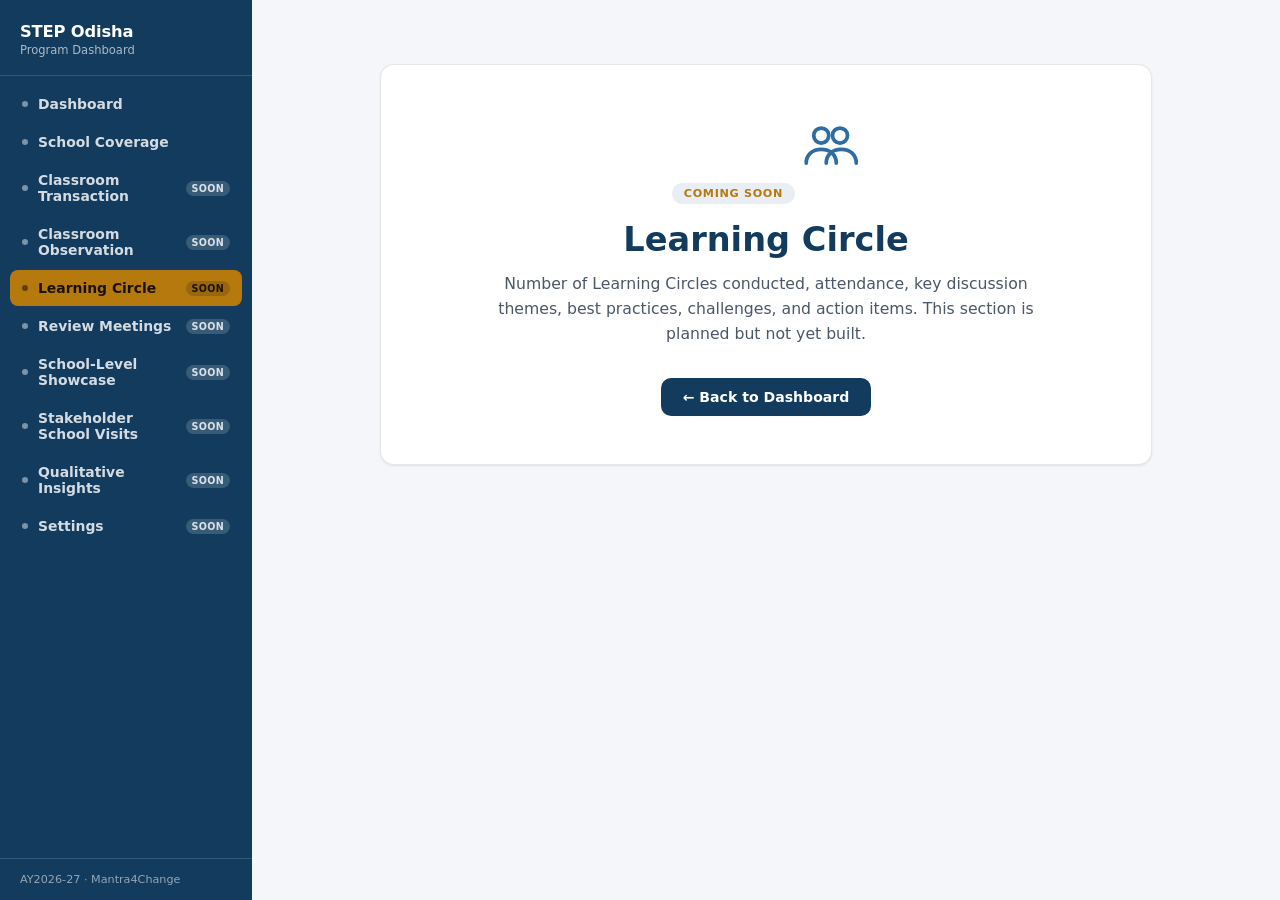
<file: learning-circle.html>
<!DOCTYPE html>
<html lang="en">
<head>
<meta charset="UTF-8">
<meta name="viewport" content="width=device-width, initial-scale=1.0">
<title>Learning Circle — STEP Odisha</title>
<link rel="stylesheet" href="assets/theme.css">
<link rel="stylesheet" href="assets/nav.css">
<style>
  .wrap { max-width: 820px; margin: 0 auto; padding: var(--sp-7) var(--sp-4) var(--sp-8); }
  @media (min-width: 768px) { .wrap { padding: var(--sp-8) var(--sp-5) var(--sp-8); } }
  .placeholder-card {
    background: var(--surface-1); border: 1px solid var(--border); border-radius: 14px;
    padding: var(--sp-7) var(--sp-6); text-align: center;
    box-shadow: 0 1px 2px rgba(16,24,40,0.04), 0 1px 3px rgba(16,24,40,0.05);
  }
  .placeholder-card .icon {
    width: 60px; height: 60px; margin: 0 auto var(--sp-5); color: var(--primary-tint);
  }
  .placeholder-card .eyebrow {
    display: inline-block; font-size: 0.7rem; font-weight: 700; letter-spacing: 0.06em; text-transform: uppercase;
    color: var(--accent); background: var(--primary-soft); padding: 4px 12px; border-radius: 999px; margin-bottom: var(--sp-4);
  }
  .placeholder-card h1 { font-size: clamp(1.5rem, 1.2rem + 1.2vw, 2.1rem); color: var(--primary); margin: 0 0 var(--sp-3); font-weight: 800; }
  .placeholder-card p { color: var(--text-secondary); font-size: 0.98rem; line-height: 1.6; max-width: 56ch; margin: 0 auto var(--sp-6); }
  .btn-back {
    display: inline-flex; align-items: center; gap: 8px; font-size: 0.88rem; font-weight: 700;
    color: #fff; background: var(--primary); padding: 11px 22px; border-radius: 10px; text-decoration: none;
  }
  .btn-back:hover { background: var(--primary-tint); }
</style>
</head>
<body>
<div class="viz-root">
<div class="app-shell">
<div id="app-nav"></div>
<div class="app-main">
<div class="wrap">
  <div class="placeholder-card">
    <span class="eyebrow">Coming soon</span>
    <svg class="icon" viewBox="0 0 24 24" fill="none" stroke="currentColor" stroke-width="1.5" stroke-linecap="round" stroke-linejoin="round"><circle cx="8.5" cy="9" r="3"></circle><circle cx="16" cy="9" r="3"></circle><path d="M2.5 20c0-3.3 2.4-5.5 6-5.5s6 2.2 6 5.5M10.5 20c0-3.3 2.4-5.5 6-5.5s6 2.2 6 5.5"></path></svg>
    <h1>Learning Circle</h1>
    <p>Number of Learning Circles conducted, attendance, key discussion themes, best practices, challenges, and action items. This section is planned but not yet built.</p>
    <a class="btn-back" href="dashboard.html">&larr; Back to Dashboard</a>
  </div>
</div>
</div>
</div>
</div>
<script src="assets/nav.js"></script>
</body>
</html>
</file>
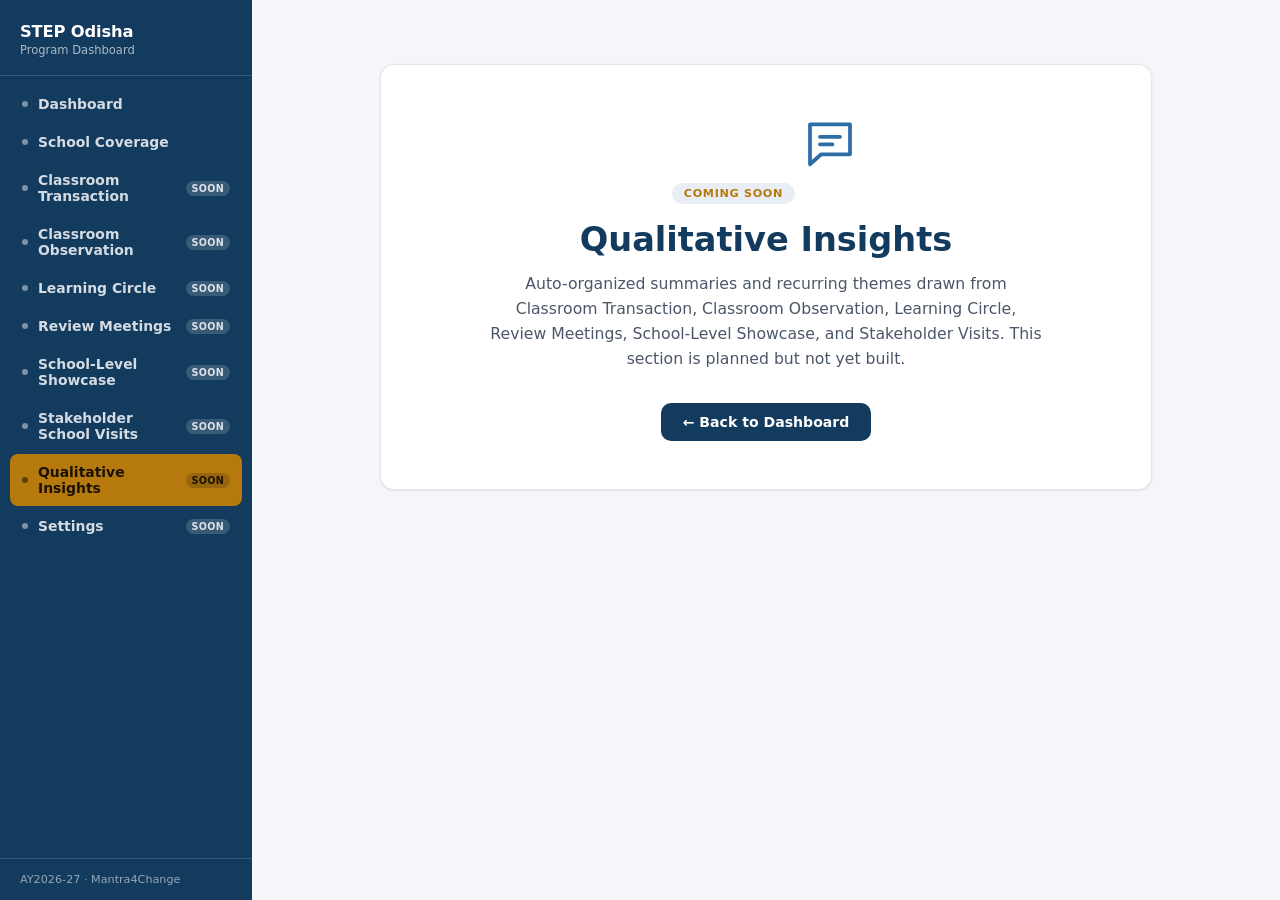
<file: qualitative-insights.html>
<!DOCTYPE html>
<html lang="en">
<head>
<meta charset="UTF-8">
<meta name="viewport" content="width=device-width, initial-scale=1.0">
<title>Qualitative Insights — STEP Odisha</title>
<link rel="stylesheet" href="assets/theme.css">
<link rel="stylesheet" href="assets/nav.css">
<style>
  .wrap { max-width: 820px; margin: 0 auto; padding: var(--sp-7) var(--sp-4) var(--sp-8); }
  @media (min-width: 768px) { .wrap { padding: var(--sp-8) var(--sp-5) var(--sp-8); } }
  .placeholder-card {
    background: var(--surface-1); border: 1px solid var(--border); border-radius: 14px;
    padding: var(--sp-7) var(--sp-6); text-align: center;
    box-shadow: 0 1px 2px rgba(16,24,40,0.04), 0 1px 3px rgba(16,24,40,0.05);
  }
  .placeholder-card .icon {
    width: 60px; height: 60px; margin: 0 auto var(--sp-5); color: var(--primary-tint);
  }
  .placeholder-card .eyebrow {
    display: inline-block; font-size: 0.7rem; font-weight: 700; letter-spacing: 0.06em; text-transform: uppercase;
    color: var(--accent); background: var(--primary-soft); padding: 4px 12px; border-radius: 999px; margin-bottom: var(--sp-4);
  }
  .placeholder-card h1 { font-size: clamp(1.5rem, 1.2rem + 1.2vw, 2.1rem); color: var(--primary); margin: 0 0 var(--sp-3); font-weight: 800; }
  .placeholder-card p { color: var(--text-secondary); font-size: 0.98rem; line-height: 1.6; max-width: 56ch; margin: 0 auto var(--sp-6); }
  .btn-back {
    display: inline-flex; align-items: center; gap: 8px; font-size: 0.88rem; font-weight: 700;
    color: #fff; background: var(--primary); padding: 11px 22px; border-radius: 10px; text-decoration: none;
  }
  .btn-back:hover { background: var(--primary-tint); }
</style>
</head>
<body>
<div class="viz-root">
<div class="app-shell">
<div id="app-nav"></div>
<div class="app-main">
<div class="wrap">
  <div class="placeholder-card">
    <span class="eyebrow">Coming soon</span>
    <svg class="icon" viewBox="0 0 24 24" fill="none" stroke="currentColor" stroke-width="1.5" stroke-linecap="round" stroke-linejoin="round"><path d="M4 4.5h16v12H8.5L4 20.5v-16Z"></path><path d="M8 9.5h8M8 12.5h5"></path></svg>
    <h1>Qualitative Insights</h1>
    <p>Auto-organized summaries and recurring themes drawn from Classroom Transaction, Classroom Observation, Learning Circle, Review Meetings, School-Level Showcase, and Stakeholder Visits. This section is planned but not yet built.</p>
    <a class="btn-back" href="dashboard.html">&larr; Back to Dashboard</a>
  </div>
</div>
</div>
</div>
</div>
<script src="assets/nav.js"></script>
</body>
</html>
</file>
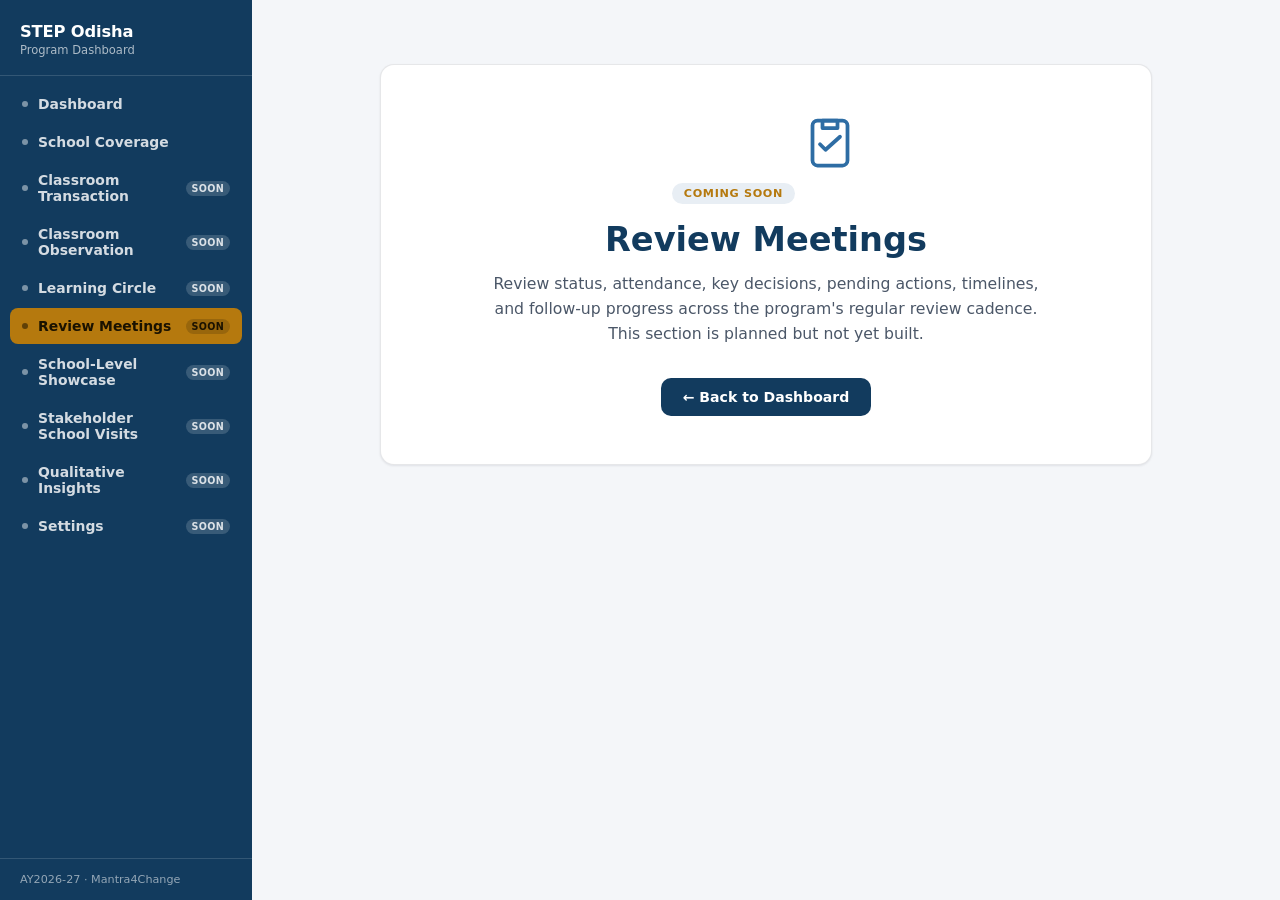
<file: review-meetings.html>
<!DOCTYPE html>
<html lang="en">
<head>
<meta charset="UTF-8">
<meta name="viewport" content="width=device-width, initial-scale=1.0">
<title>Review Meetings — STEP Odisha</title>
<link rel="stylesheet" href="assets/theme.css">
<link rel="stylesheet" href="assets/nav.css">
<style>
  .wrap { max-width: 820px; margin: 0 auto; padding: var(--sp-7) var(--sp-4) var(--sp-8); }
  @media (min-width: 768px) { .wrap { padding: var(--sp-8) var(--sp-5) var(--sp-8); } }
  .placeholder-card {
    background: var(--surface-1); border: 1px solid var(--border); border-radius: 14px;
    padding: var(--sp-7) var(--sp-6); text-align: center;
    box-shadow: 0 1px 2px rgba(16,24,40,0.04), 0 1px 3px rgba(16,24,40,0.05);
  }
  .placeholder-card .icon {
    width: 60px; height: 60px; margin: 0 auto var(--sp-5); color: var(--primary-tint);
  }
  .placeholder-card .eyebrow {
    display: inline-block; font-size: 0.7rem; font-weight: 700; letter-spacing: 0.06em; text-transform: uppercase;
    color: var(--accent); background: var(--primary-soft); padding: 4px 12px; border-radius: 999px; margin-bottom: var(--sp-4);
  }
  .placeholder-card h1 { font-size: clamp(1.5rem, 1.2rem + 1.2vw, 2.1rem); color: var(--primary); margin: 0 0 var(--sp-3); font-weight: 800; }
  .placeholder-card p { color: var(--text-secondary); font-size: 0.98rem; line-height: 1.6; max-width: 56ch; margin: 0 auto var(--sp-6); }
  .btn-back {
    display: inline-flex; align-items: center; gap: 8px; font-size: 0.88rem; font-weight: 700;
    color: #fff; background: var(--primary); padding: 11px 22px; border-radius: 10px; text-decoration: none;
  }
  .btn-back:hover { background: var(--primary-tint); }
</style>
</head>
<body>
<div class="viz-root">
<div class="app-shell">
<div id="app-nav"></div>
<div class="app-main">
<div class="wrap">
  <div class="placeholder-card">
    <span class="eyebrow">Coming soon</span>
    <svg class="icon" viewBox="0 0 24 24" fill="none" stroke="currentColor" stroke-width="1.5" stroke-linecap="round" stroke-linejoin="round"><rect x="5" y="3" width="14" height="18" rx="2"></rect><path d="M9 3h6v3H9z"></path><path d="M8 12.5l2.2 2.2L16 9.5"></path></svg>
    <h1>Review Meetings</h1>
    <p>Review status, attendance, key decisions, pending actions, timelines, and follow-up progress across the program's regular review cadence. This section is planned but not yet built.</p>
    <a class="btn-back" href="dashboard.html">&larr; Back to Dashboard</a>
  </div>
</div>
</div>
</div>
</div>
<script src="assets/nav.js"></script>
</body>
</html>
</file>
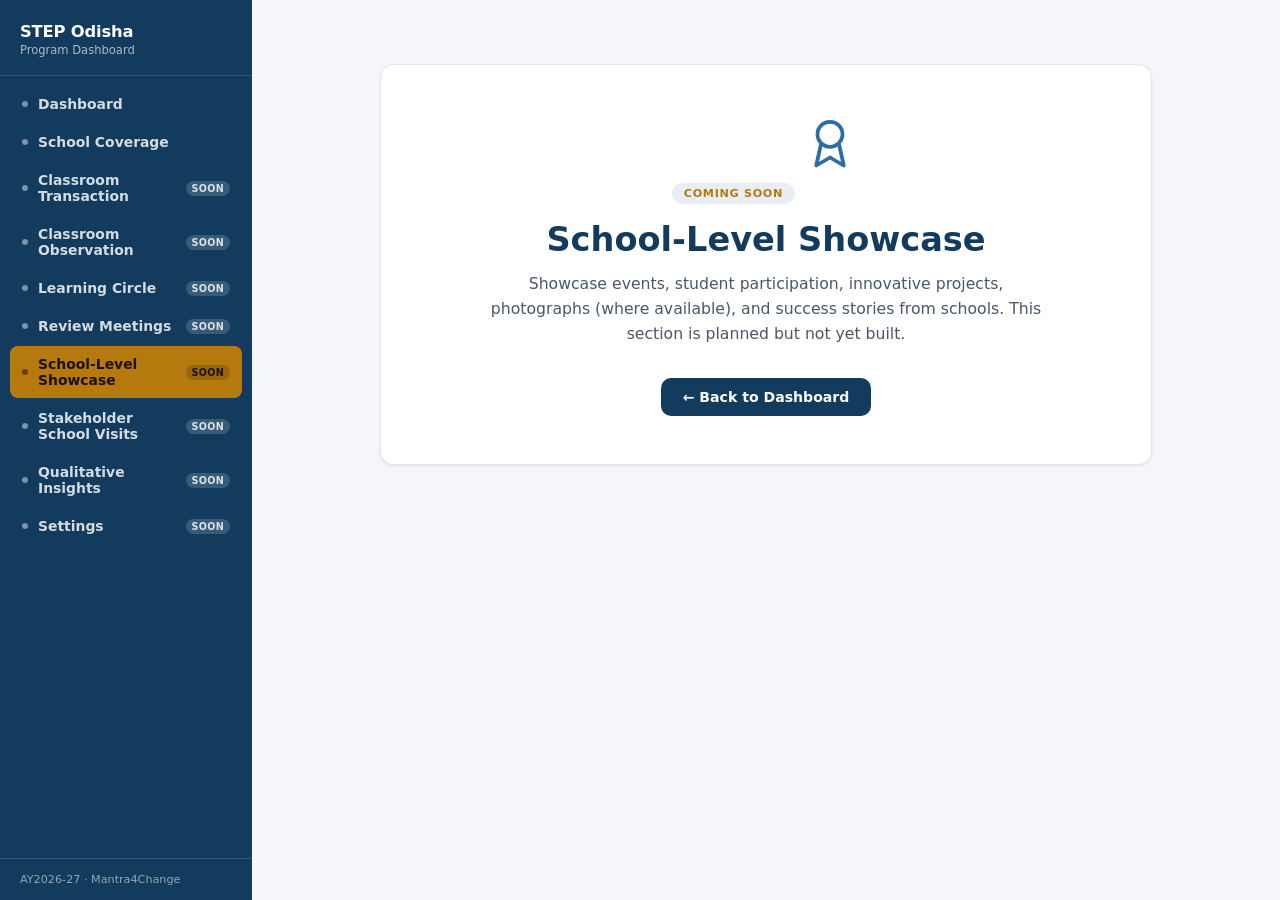
<file: school-showcase.html>
<!DOCTYPE html>
<html lang="en">
<head>
<meta charset="UTF-8">
<meta name="viewport" content="width=device-width, initial-scale=1.0">
<title>School-Level Showcase — STEP Odisha</title>
<link rel="stylesheet" href="assets/theme.css">
<link rel="stylesheet" href="assets/nav.css">
<style>
  .wrap { max-width: 820px; margin: 0 auto; padding: var(--sp-7) var(--sp-4) var(--sp-8); }
  @media (min-width: 768px) { .wrap { padding: var(--sp-8) var(--sp-5) var(--sp-8); } }
  .placeholder-card {
    background: var(--surface-1); border: 1px solid var(--border); border-radius: 14px;
    padding: var(--sp-7) var(--sp-6); text-align: center;
    box-shadow: 0 1px 2px rgba(16,24,40,0.04), 0 1px 3px rgba(16,24,40,0.05);
  }
  .placeholder-card .icon {
    width: 60px; height: 60px; margin: 0 auto var(--sp-5); color: var(--primary-tint);
  }
  .placeholder-card .eyebrow {
    display: inline-block; font-size: 0.7rem; font-weight: 700; letter-spacing: 0.06em; text-transform: uppercase;
    color: var(--accent); background: var(--primary-soft); padding: 4px 12px; border-radius: 999px; margin-bottom: var(--sp-4);
  }
  .placeholder-card h1 { font-size: clamp(1.5rem, 1.2rem + 1.2vw, 2.1rem); color: var(--primary); margin: 0 0 var(--sp-3); font-weight: 800; }
  .placeholder-card p { color: var(--text-secondary); font-size: 0.98rem; line-height: 1.6; max-width: 56ch; margin: 0 auto var(--sp-6); }
  .btn-back {
    display: inline-flex; align-items: center; gap: 8px; font-size: 0.88rem; font-weight: 700;
    color: #fff; background: var(--primary); padding: 11px 22px; border-radius: 10px; text-decoration: none;
  }
  .btn-back:hover { background: var(--primary-tint); }
</style>
</head>
<body>
<div class="viz-root">
<div class="app-shell">
<div id="app-nav"></div>
<div class="app-main">
<div class="wrap">
  <div class="placeholder-card">
    <span class="eyebrow">Coming soon</span>
    <svg class="icon" viewBox="0 0 24 24" fill="none" stroke="currentColor" stroke-width="1.5" stroke-linecap="round" stroke-linejoin="round"><circle cx="12" cy="8.5" r="5"></circle><path d="M8.3 12.9 6.5 21l5.5-3.2 5.5 3.2-1.8-8.1"></path></svg>
    <h1>School-Level Showcase</h1>
    <p>Showcase events, student participation, innovative projects, photographs (where available), and success stories from schools. This section is planned but not yet built.</p>
    <a class="btn-back" href="dashboard.html">&larr; Back to Dashboard</a>
  </div>
</div>
</div>
</div>
</div>
<script src="assets/nav.js"></script>
</body>
</html>
</file>
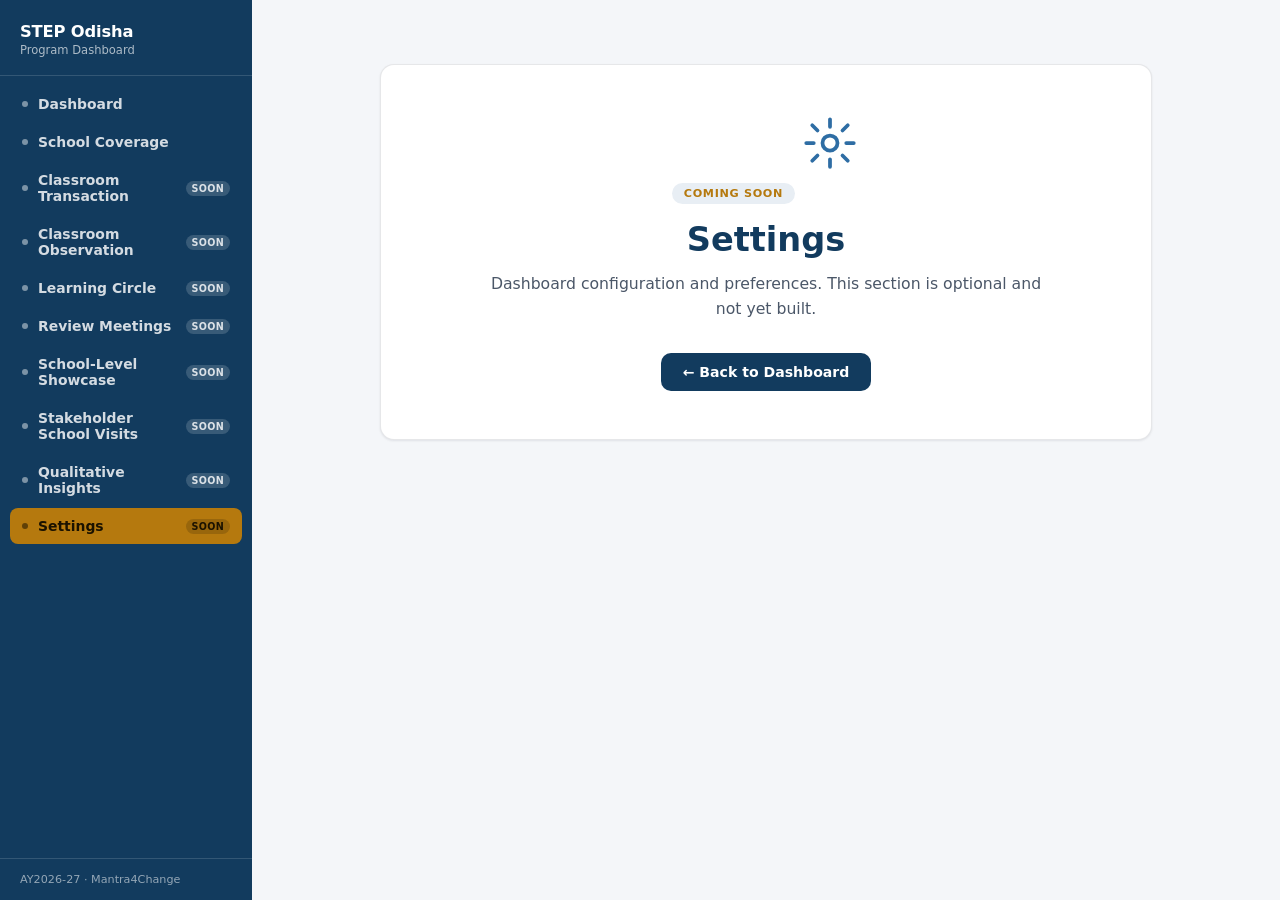
<file: settings.html>
<!DOCTYPE html>
<html lang="en">
<head>
<meta charset="UTF-8">
<meta name="viewport" content="width=device-width, initial-scale=1.0">
<title>Settings — STEP Odisha</title>
<link rel="stylesheet" href="assets/theme.css">
<link rel="stylesheet" href="assets/nav.css">
<style>
  .wrap { max-width: 820px; margin: 0 auto; padding: var(--sp-7) var(--sp-4) var(--sp-8); }
  @media (min-width: 768px) { .wrap { padding: var(--sp-8) var(--sp-5) var(--sp-8); } }
  .placeholder-card {
    background: var(--surface-1); border: 1px solid var(--border); border-radius: 14px;
    padding: var(--sp-7) var(--sp-6); text-align: center;
    box-shadow: 0 1px 2px rgba(16,24,40,0.04), 0 1px 3px rgba(16,24,40,0.05);
  }
  .placeholder-card .icon {
    width: 60px; height: 60px; margin: 0 auto var(--sp-5); color: var(--primary-tint);
  }
  .placeholder-card .eyebrow {
    display: inline-block; font-size: 0.7rem; font-weight: 700; letter-spacing: 0.06em; text-transform: uppercase;
    color: var(--accent); background: var(--primary-soft); padding: 4px 12px; border-radius: 999px; margin-bottom: var(--sp-4);
  }
  .placeholder-card h1 { font-size: clamp(1.5rem, 1.2rem + 1.2vw, 2.1rem); color: var(--primary); margin: 0 0 var(--sp-3); font-weight: 800; }
  .placeholder-card p { color: var(--text-secondary); font-size: 0.98rem; line-height: 1.6; max-width: 56ch; margin: 0 auto var(--sp-6); }
  .btn-back {
    display: inline-flex; align-items: center; gap: 8px; font-size: 0.88rem; font-weight: 700;
    color: #fff; background: var(--primary); padding: 11px 22px; border-radius: 10px; text-decoration: none;
  }
  .btn-back:hover { background: var(--primary-tint); }
</style>
</head>
<body>
<div class="viz-root">
<div class="app-shell">
<div id="app-nav"></div>
<div class="app-main">
<div class="wrap">
  <div class="placeholder-card">
    <span class="eyebrow">Coming soon</span>
    <svg class="icon" viewBox="0 0 24 24" fill="none" stroke="currentColor" stroke-width="1.5" stroke-linecap="round" stroke-linejoin="round"><circle cx="12" cy="12" r="3"></circle><path d="M12 2.5v3M12 18.5v3M4.9 4.9l2.1 2.1M17 17l2.1 2.1M2.5 12h3M18.5 12h3M4.9 19.1l2.1-2.1M17 7l2.1-2.1"></path></svg>
    <h1>Settings</h1>
    <p>Dashboard configuration and preferences. This section is optional and not yet built.</p>
    <a class="btn-back" href="dashboard.html">&larr; Back to Dashboard</a>
  </div>
</div>
</div>
</div>
</div>
<script src="assets/nav.js"></script>
</body>
</html>
</file>
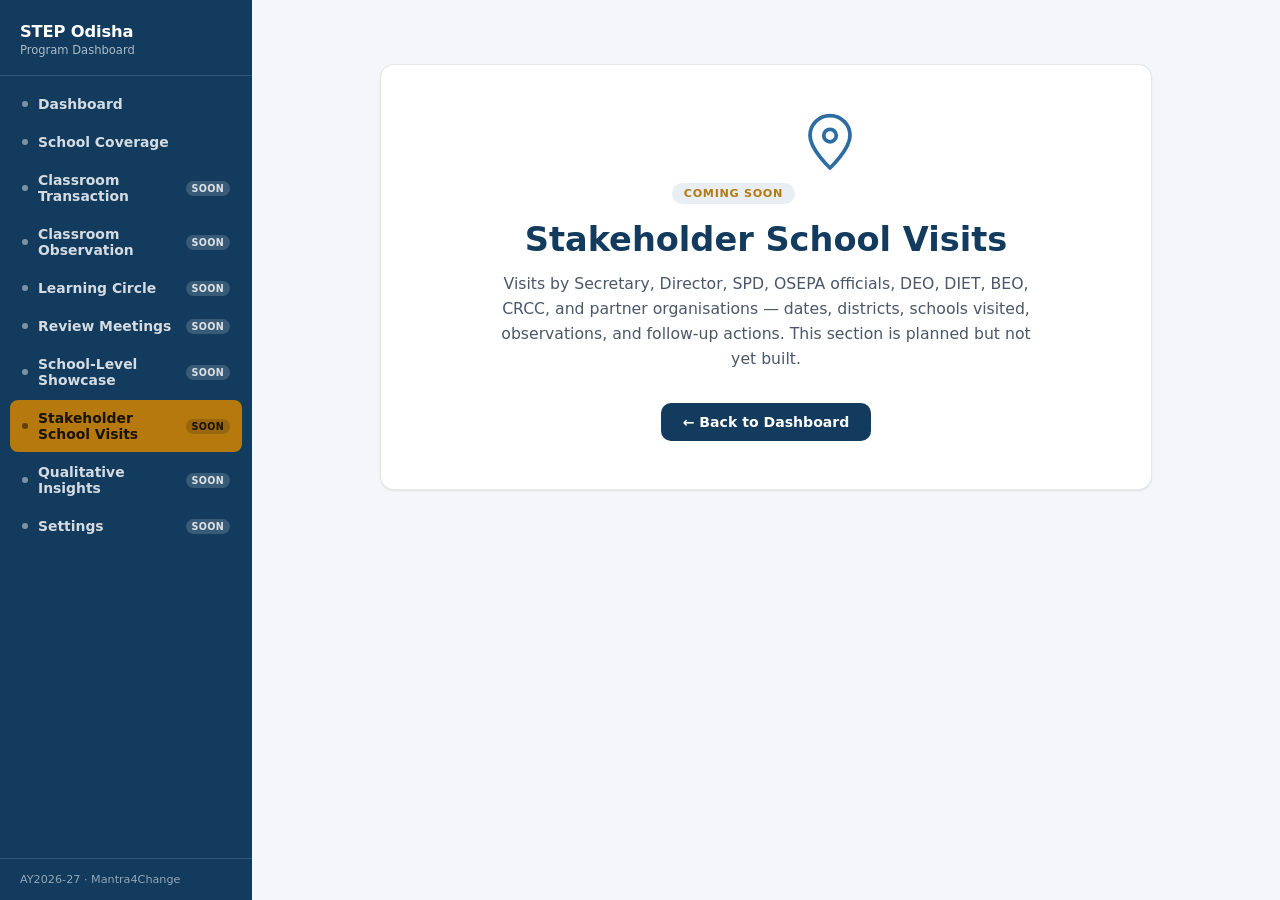
<file: stakeholder-visits.html>
<!DOCTYPE html>
<html lang="en">
<head>
<meta charset="UTF-8">
<meta name="viewport" content="width=device-width, initial-scale=1.0">
<title>Stakeholder School Visits — STEP Odisha</title>
<link rel="stylesheet" href="assets/theme.css">
<link rel="stylesheet" href="assets/nav.css">
<style>
  .wrap { max-width: 820px; margin: 0 auto; padding: var(--sp-7) var(--sp-4) var(--sp-8); }
  @media (min-width: 768px) { .wrap { padding: var(--sp-8) var(--sp-5) var(--sp-8); } }
  .placeholder-card {
    background: var(--surface-1); border: 1px solid var(--border); border-radius: 14px;
    padding: var(--sp-7) var(--sp-6); text-align: center;
    box-shadow: 0 1px 2px rgba(16,24,40,0.04), 0 1px 3px rgba(16,24,40,0.05);
  }
  .placeholder-card .icon {
    width: 60px; height: 60px; margin: 0 auto var(--sp-5); color: var(--primary-tint);
  }
  .placeholder-card .eyebrow {
    display: inline-block; font-size: 0.7rem; font-weight: 700; letter-spacing: 0.06em; text-transform: uppercase;
    color: var(--accent); background: var(--primary-soft); padding: 4px 12px; border-radius: 999px; margin-bottom: var(--sp-4);
  }
  .placeholder-card h1 { font-size: clamp(1.5rem, 1.2rem + 1.2vw, 2.1rem); color: var(--primary); margin: 0 0 var(--sp-3); font-weight: 800; }
  .placeholder-card p { color: var(--text-secondary); font-size: 0.98rem; line-height: 1.6; max-width: 56ch; margin: 0 auto var(--sp-6); }
  .btn-back {
    display: inline-flex; align-items: center; gap: 8px; font-size: 0.88rem; font-weight: 700;
    color: #fff; background: var(--primary); padding: 11px 22px; border-radius: 10px; text-decoration: none;
  }
  .btn-back:hover { background: var(--primary-tint); }
</style>
</head>
<body>
<div class="viz-root">
<div class="app-shell">
<div id="app-nav"></div>
<div class="app-main">
<div class="wrap">
  <div class="placeholder-card">
    <span class="eyebrow">Coming soon</span>
    <svg class="icon" viewBox="0 0 24 24" fill="none" stroke="currentColor" stroke-width="1.5" stroke-linecap="round" stroke-linejoin="round"><path d="M12 22s8-7.5 8-13a8 8 0 1 0-16 0c0 5.5 8 13 8 13Z"></path><circle cx="12" cy="9" r="2.5"></circle></svg>
    <h1>Stakeholder School Visits</h1>
    <p>Visits by Secretary, Director, SPD, OSEPA officials, DEO, DIET, BEO, CRCC, and partner organisations — dates, districts, schools visited, observations, and follow-up actions. This section is planned but not yet built.</p>
    <a class="btn-back" href="dashboard.html">&larr; Back to Dashboard</a>
  </div>
</div>
</div>
</div>
</div>
<script src="assets/nav.js"></script>
</body>
</html>
</file>
<file: assets/theme.css>
/* Shared design tokens for every STEP Odisha page (landing, dashboard, and
   the section pages linked from the sidebar nav). Navy/amber brand palette,
   light/dark surfaces, and the base reset — kept in one file so a palette
   change is a single edit instead of N copies. See nav.css/nav.js for the
   sidebar itself. */

.viz-root {
  color-scheme: light;
  --surface-1:      #ffffff;
  --page-plane:      #f4f6f9;
  --text-primary:   #101828;
  --text-secondary: #4b5768;
  --text-muted:     #8792a0;
  --gridline:       #e4e8ee;
  --baseline:       #ccd2db;
  --border:         rgba(16,24,40,0.10);
  --success-text:   #146029;

  /* Brand — Navy (primary) & Amber (accent). Kept to two decorative
     hues; status colors below are a separate, reserved semantic set. */
  --primary:      #123b5e;
  --primary-tint: #2e6da4;
  --primary-soft: #e8eef4;
  --accent:       #b5790e;

  --status-good:     #1a7a34;
  --status-warning:  #8a6d00;
  --status-serious:  #c1502e;
  --status-critical: #b3261e;
  --status-neutral:  #ccd2db;

  /* Sequential ramp — single hue (navy), for magnitude only (district
     intensity grid, bar-chart fills). 6 steps, not 8: closer steps
     read as noise rather than signal at this ramp's length. */
  --seq-200: #9fc2e3;
  --seq-300: #79aad6;
  --seq-400: #4e8ac2;
  --seq-450: #2e6da4;
  --seq-500: #1f4e7a;
  --seq-600: #123b5e;
}
@media (prefers-color-scheme: dark) {
  :root:where(:not([data-theme="light"])) .viz-root {
    color-scheme: dark;
    --surface-1:      #161b22;
    --page-plane:      #0d1117;
    --text-primary:   #f0f3f7;
    --text-secondary: #b6c0cc;
    --text-muted:     #7c8798;
    --gridline:       #2a323d;
    --baseline:       #3a4453;
    --border:         rgba(255,255,255,0.12);
    --success-text:   #4ade80;

    --primary:      #6ea6da;
    --primary-tint: #9fc2e3;
    --primary-soft: #1b2836;
    --accent:       #e0ac4c;

    --status-good:     #4ade80;
    --status-warning:  #eab308;
    --status-serious:  #f0876a;
    --status-critical: #f26363;
    --status-neutral:  #3a4453;

    --seq-200: #123b5e;
    --seq-300: #1f4e7a;
    --seq-400: #2e6da4;
    --seq-450: #4e8ac2;
    --seq-500: #79aad6;
    --seq-600: #9fc2e3;
  }
}
:root[data-theme="dark"] .viz-root {
  color-scheme: dark;
  --surface-1:      #161b22;
  --page-plane:      #0d1117;
  --text-primary:   #f0f3f7;
  --text-secondary: #b6c0cc;
  --text-muted:     #7c8798;
  --gridline:       #2a323d;
  --baseline:       #3a4453;
  --border:         rgba(255,255,255,0.12);
  --success-text:   #4ade80;

  --primary:      #6ea6da;
  --primary-tint: #9fc2e3;
  --primary-soft: #1b2836;
  --accent:       #e0ac4c;

  --status-good:     #4ade80;
  --status-warning:  #eab308;
  --status-serious:  #f0876a;
  --status-critical: #f26363;
  --status-neutral:  #3a4453;

  --seq-200: #123b5e;
  --seq-300: #1f4e7a;
  --seq-400: #2e6da4;
  --seq-450: #4e8ac2;
  --seq-500: #79aad6;
  --seq-600: #9fc2e3;
}

:root { --sp-1: 4px; --sp-2: 8px; --sp-3: 12px; --sp-4: 16px; --sp-5: 24px; --sp-6: 32px; --sp-7: 48px; --sp-8: 64px; }

* { box-sizing: border-box; }
html, body {
  margin: 0;
  padding: 0;
  background: var(--page-plane);
  font-family: -apple-system, "Segoe UI", system-ui, sans-serif;
  color: var(--text-primary);
  -webkit-font-smoothing: antialiased;
}
.viz-root { background: var(--page-plane); min-height: 100vh; }
</file>
<file: assets/nav.css>
/* Left sidebar navigation, shared across every app page via nav.js.
   Desktop: fixed-width sidebar beside the content. Below 1024px: sidebar
   becomes a slide-in overlay triggered by a hamburger top bar. */

.app-shell { display: flex; align-items: stretch; min-height: 100vh; }
.app-main { flex: 1; min-width: 0; }

.app-sidebar {
  flex: none; width: 252px;
  background: var(--primary); color: #fff;
  display: flex; flex-direction: column;
  position: sticky; top: 0; height: 100vh; overflow-y: auto;
}
.app-sidebar .brand {
  display: block; padding: 22px 20px 18px; text-decoration: none; color: #fff;
  border-bottom: 1px solid rgba(255,255,255,0.14);
}
.app-sidebar .brand .name { font-size: 1.02rem; font-weight: 800; letter-spacing: -0.01em; }
.app-sidebar .brand .tag { display: block; font-size: 0.72rem; font-weight: 500; color: rgba(255,255,255,0.65); margin-top: 2px; }

.app-sidebar nav { flex: 1; padding: 10px; overflow-y: auto; }
.app-sidebar a.nav-item {
  display: flex; align-items: center; gap: 10px;
  padding: 10px 12px; margin-bottom: 2px; border-radius: 8px;
  color: rgba(255,255,255,0.82); text-decoration: none; font-size: 0.87rem; font-weight: 600;
  transition: background 0.15s ease, color 0.15s ease;
}
.app-sidebar a.nav-item:hover { background: rgba(255,255,255,0.09); color: #fff; }
.app-sidebar a.nav-item.active { background: var(--accent); color: #1a1200; }
.app-sidebar a.nav-item .dot { width: 6px; height: 6px; border-radius: 50%; background: currentColor; opacity: 0.55; flex: none; }
.app-sidebar a.nav-item .soon-badge {
  margin-left: auto; font-size: 0.6rem; text-transform: uppercase; letter-spacing: 0.03em;
  background: rgba(255,255,255,0.16); padding: 2px 6px; border-radius: 999px; font-weight: 700; flex: none;
}
.app-sidebar a.nav-item.active .soon-badge { background: rgba(0,0,0,0.16); }

.app-sidebar .sidebar-foot {
  padding: 14px 20px; font-size: 0.7rem; color: rgba(255,255,255,0.55);
  border-top: 1px solid rgba(255,255,255,0.14);
}

.nav-topbar { display: none; }
.nav-backdrop { display: none; }

@media (max-width: 1023px) {
  .app-shell { flex-direction: column; }
  .app-sidebar {
    position: fixed; top: 0; left: 0; height: 100vh; z-index: 60;
    transform: translateX(-100%); transition: transform 0.22s ease;
    box-shadow: 8px 0 24px rgba(0,0,0,0.25);
  }
  .app-sidebar.open { transform: translateX(0); }
  .nav-topbar {
    display: flex; align-items: center; gap: 12px;
    background: var(--primary); color: #fff; padding: 12px 16px;
    position: sticky; top: 0; z-index: 40;
  }
  .nav-topbar .hamburger {
    width: 36px; height: 36px; border-radius: 8px; border: 1px solid rgba(255,255,255,0.3);
    background: rgba(255,255,255,0.08); color: #fff; display: flex; align-items: center; justify-content: center;
    cursor: pointer; flex: none; padding: 0;
  }
  .nav-topbar .hamburger:hover { background: rgba(255,255,255,0.16); }
  .nav-topbar .title { font-weight: 700; font-size: 0.92rem; }
  .nav-backdrop {
    display: block; position: fixed; inset: 0; background: rgba(0,0,0,0.4); z-index: 55;
    opacity: 0; pointer-events: none; transition: opacity 0.2s ease;
  }
  .nav-backdrop.show { opacity: 1; pointer-events: auto; }
}
</file>
